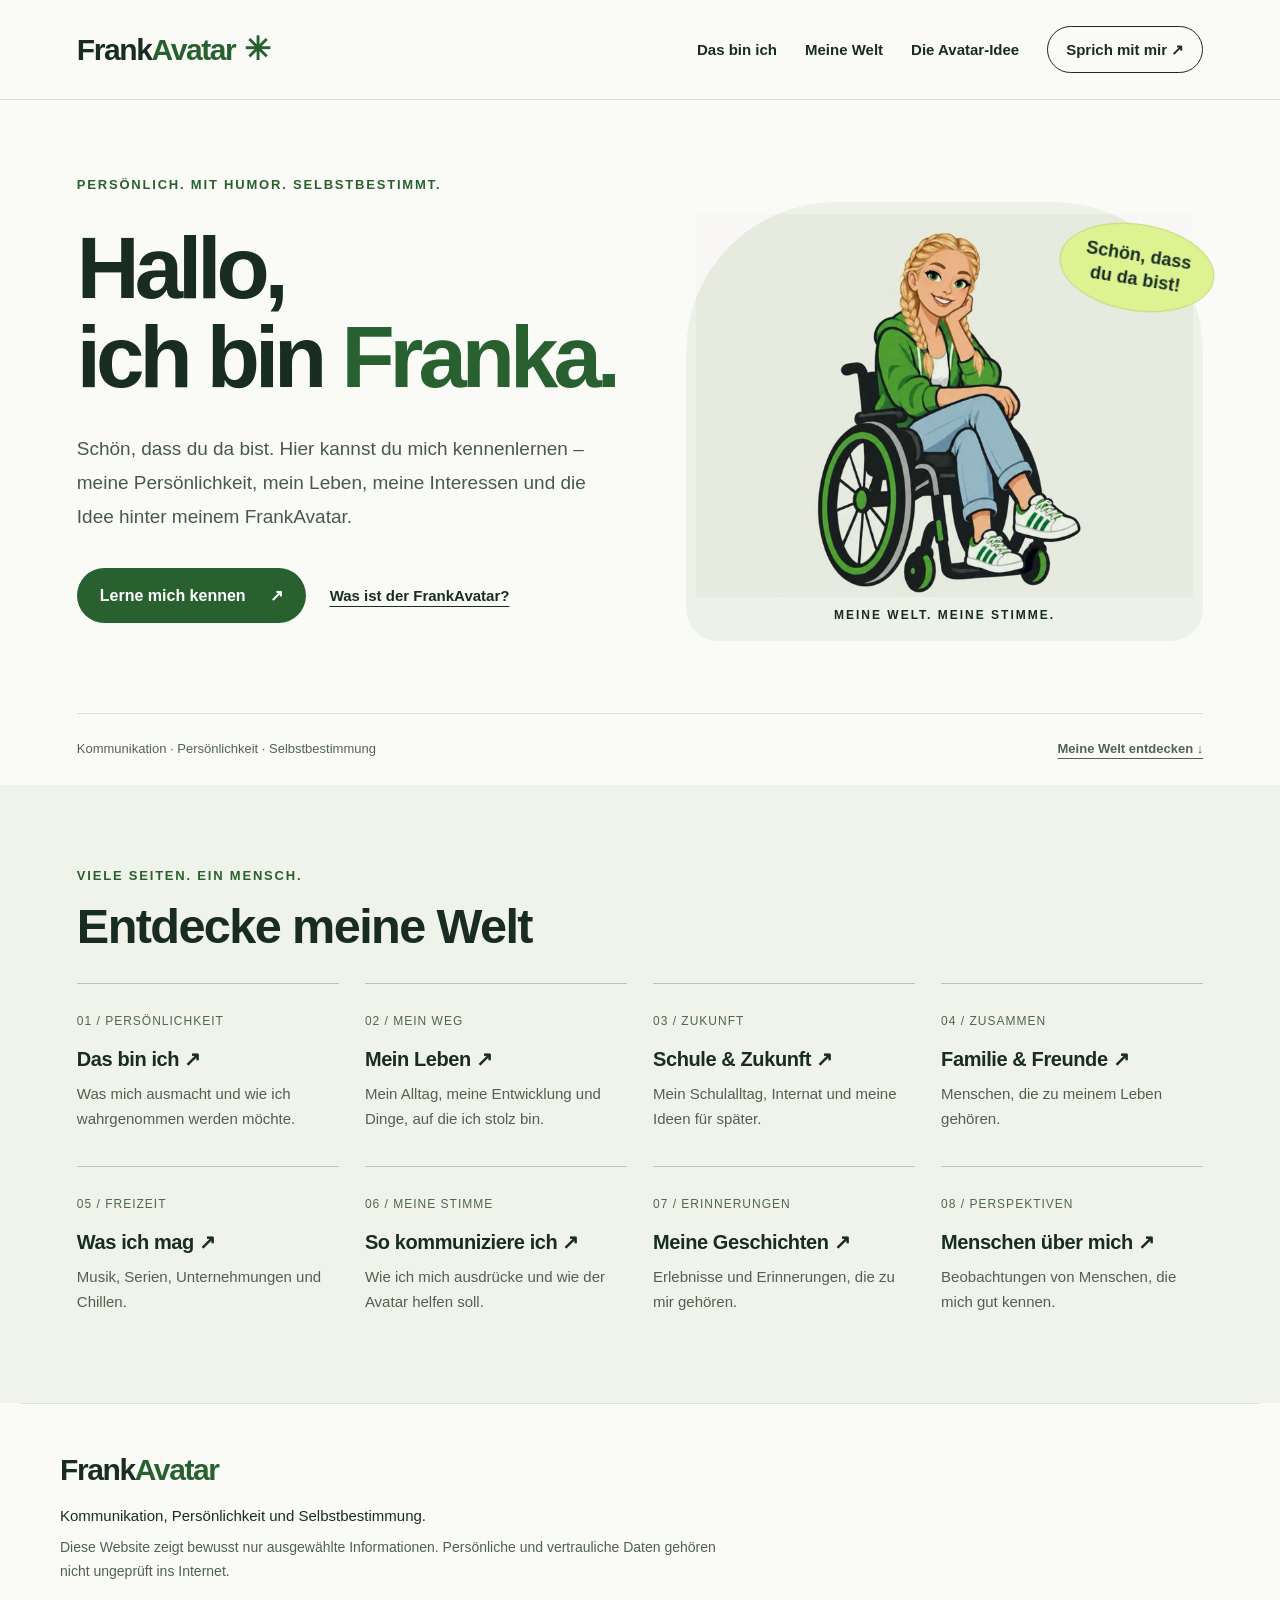
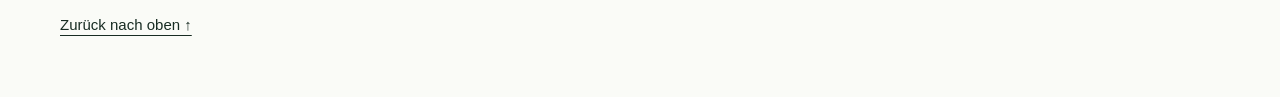
<file: index.html>
<!doctype html>
<html lang="de"><head><meta charset="utf-8"><meta name="viewport" content="width=device-width,initial-scale=1"><title>FrankAvatar – Hallo, ich bin Franka.</title><meta name="description" content="Lerne Franka kennen: ihre Persönlichkeit, ihr Leben, ihre Interessen und die Idee hinter ihrem persönlichen Kommunikationsavatar."><link rel="icon" href="data:image/svg+xml,%3Csvg xmlns='http://www.w3.org/2000/svg' viewBox='0 0 64 64'%3E%3Crect width='64' height='64' rx='18' fill='%232b602e'/%3E%3Ctext x='18' y='47' font-family='Arial' font-size='43' font-weight='bold' fill='white'%3EF%3C/text%3E%3C/svg%3E"><link rel="stylesheet" href="style.css"></head>
<body><a class="skip" href="#inhalt">Zum Inhalt springen</a><header><a class="brand" href="index.html" aria-label="FrankAvatar Startseite">Frank<span>Avatar</span><i aria-hidden="true">✳</i></a><button class="menu" aria-expanded="false" aria-controls="navigation">Menü <span aria-hidden="true">☰</span></button><nav id="navigation" aria-label="Hauptnavigation"><a href="ueber-mich.html">Das bin ich</a><a href="leben.html">Meine Welt</a><a href="was-ist.html">Die Avatar-Idee</a><a class="nav-cta" href="sprechen.html">Sprich mit mir ↗</a></nav></header>
<main id="inhalt"><section class="hero" id="start"><div class="hero-copy"><p class="eyebrow">PERSÖNLICH. MIT HUMOR. SELBSTBESTIMMT.</p><h1>Hallo,<br>ich bin <em>Franka.</em></h1><p class="intro">Schön, dass du da bist. Hier kannst du mich kennenlernen – meine Persönlichkeit, mein Leben, meine Interessen und die Idee hinter meinem FrankAvatar.</p><div class="actions"><a class="button" href="ueber-mich.html">Lerne mich kennen <span>↗</span></a><a class="text-link" href="was-ist.html">Was ist der FrankAvatar?</a></div></div><div class="hero-art"><div class="avatar-crop"><img src="assets/frankavatar-original.jpg" alt="FrankAvatar: eine lächelnde junge Frau mit blonden Zöpfen, grünem Hoodie und Rollstuhl" fetchpriority="high"></div><div class="hello">Schön, dass<br>du da bist!</div><p class="art-caption">MEINE WELT. MEINE STIMME.</p></div><div class="hero-bottom"><span>Kommunikation · Persönlichkeit · Selbstbestimmung</span><a href="index.html#entdecken">Meine Welt entdecken ↓</a></div></section>
<section id="entdecken" class="explore"><div class="section-top"><p class="eyebrow">VIELE SEITEN. EIN MENSCH.</p><h2>Entdecke meine Welt</h2></div><div class="topics"><a href="ueber-mich.html"><span>01 / Persönlichkeit</span><h3>Das bin ich ↗</h3><p>Was mich ausmacht und wie ich wahrgenommen werden möchte.</p></a><a href="leben.html"><span>02 / Mein Weg</span><h3>Mein Leben ↗</h3><p>Mein Alltag, meine Entwicklung und Dinge, auf die ich stolz bin.</p></a><a href="schule.html"><span>03 / Zukunft</span><h3>Schule & Zukunft ↗</h3><p>Mein Schulalltag, Internat und meine Ideen für später.</p></a><a href="familie-freunde.html"><span>04 / Zusammen</span><h3>Familie & Freunde ↗</h3><p>Menschen, die zu meinem Leben gehören.</p></a><a href="interessen.html"><span>05 / Freizeit</span><h3>Was ich mag ↗</h3><p>Musik, Serien, Unternehmungen und Chillen.</p></a><a href="kommunikation.html"><span>06 / Meine Stimme</span><h3>So kommuniziere ich ↗</h3><p>Wie ich mich ausdrücke und wie der Avatar helfen soll.</p></a><a href="geschichten.html"><span>07 / Erinnerungen</span><h3>Meine Geschichten ↗</h3><p>Erlebnisse und Erinnerungen, die zu mir gehören.</p></a><a href="menschen-ueber-mich.html"><span>08 / Perspektiven</span><h3>Menschen über mich ↗</h3><p>Beobachtungen von Menschen, die mich gut kennen.</p></a></div></section>
</main><footer><a class="brand" href="index.html">Frank<span>Avatar</span></a><p>Kommunikation, Persönlichkeit und Selbstbestimmung.</p><p class="small">Diese Website zeigt bewusst nur ausgewählte Informationen. Persönliche und vertrauliche Daten gehören nicht ungeprüft ins Internet.</p><a href="index.html">Zurück nach oben ↑</a></footer><script src="script.js"></script></body></html>
</file>
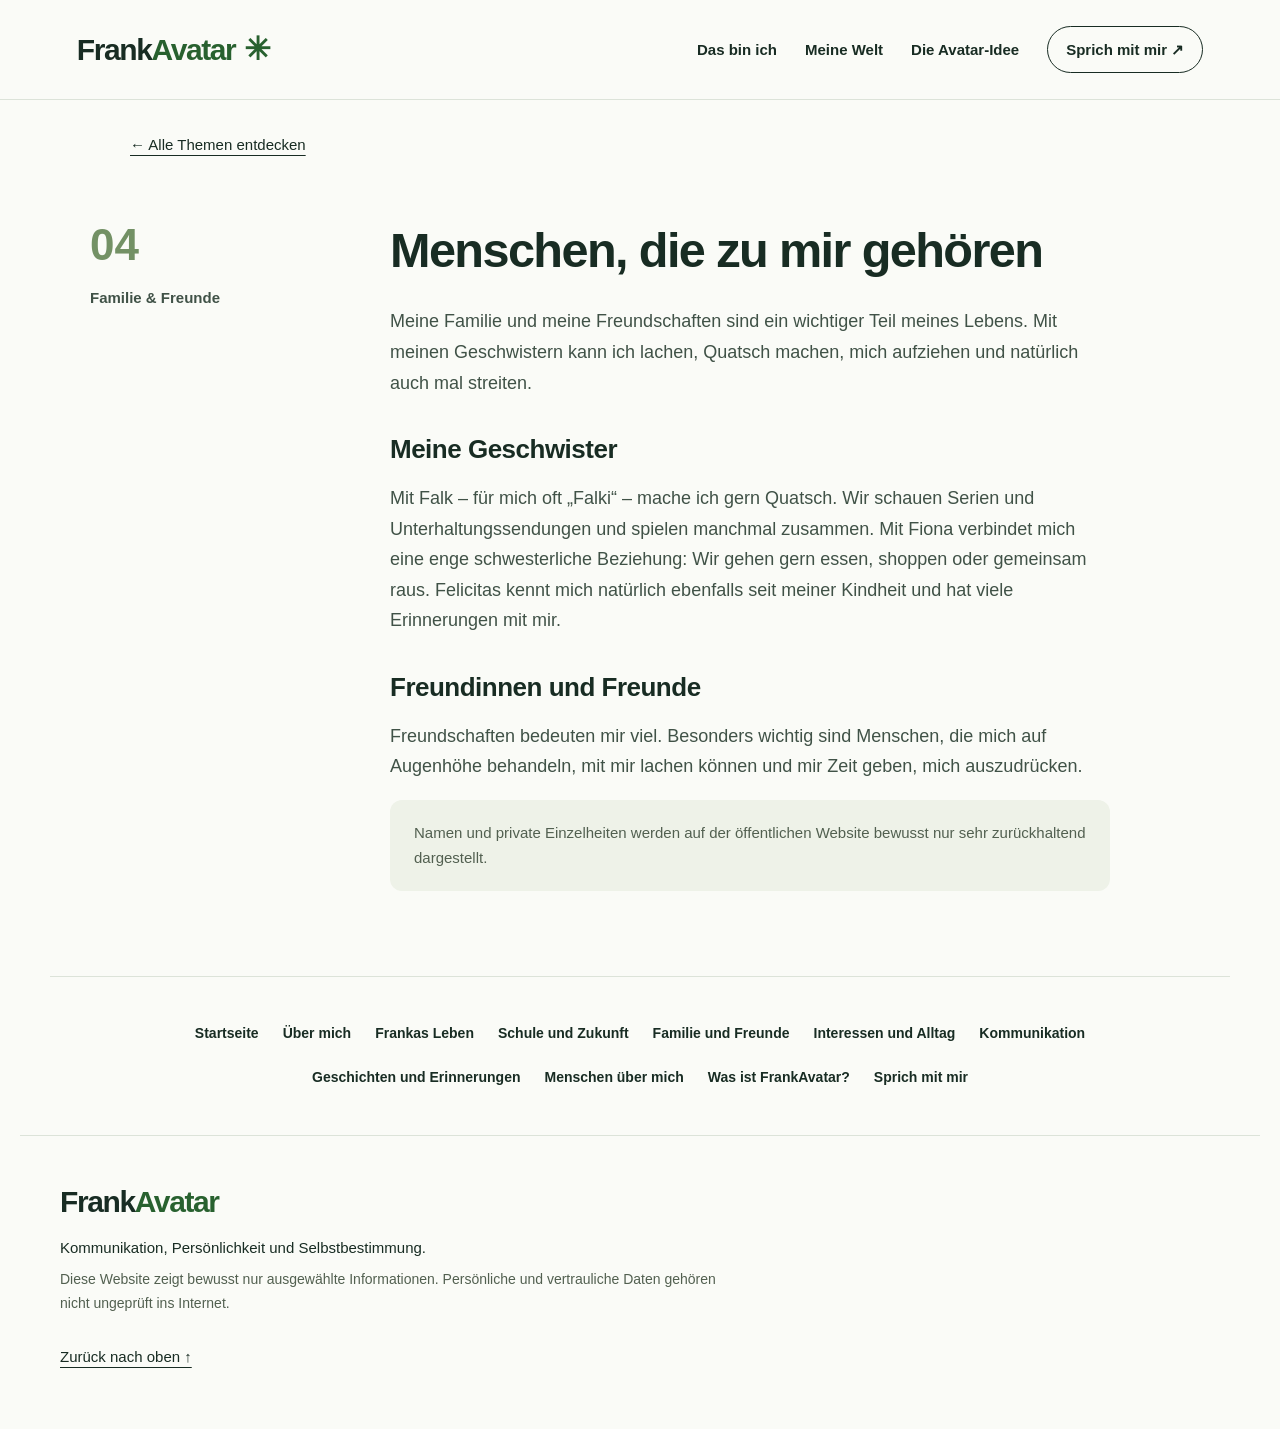
<file: familie-freunde.html>
<!doctype html>
<html lang="de"><head><meta charset="utf-8"><meta name="viewport" content="width=device-width,initial-scale=1"><title>Familie und Freunde – FrankAvatar</title><meta name="description" content="Lerne Franka kennen: ihre Persönlichkeit, ihr Leben, ihre Interessen und die Idee hinter ihrem persönlichen Kommunikationsavatar."><link rel="icon" href="data:image/svg+xml,%3Csvg xmlns='http://www.w3.org/2000/svg' viewBox='0 0 64 64'%3E%3Crect width='64' height='64' rx='18' fill='%232b602e'/%3E%3Ctext x='18' y='47' font-family='Arial' font-size='43' font-weight='bold' fill='white'%3EF%3C/text%3E%3C/svg%3E"><link rel="stylesheet" href="style.css"></head>
<body class="subpage"><a class="skip" href="#inhalt">Zum Inhalt springen</a><header><a class="brand" href="index.html" aria-label="FrankAvatar Startseite">Frank<span>Avatar</span><i aria-hidden="true">✳</i></a><button class="menu" aria-expanded="false" aria-controls="navigation">Menü <span aria-hidden="true">☰</span></button><nav id="navigation" aria-label="Hauptnavigation"><a href="ueber-mich.html">Das bin ich</a><a href="leben.html">Meine Welt</a><a href="was-ist.html">Die Avatar-Idee</a><a class="nav-cta" href="sprechen.html">Sprich mit mir ↗</a></nav></header>
<main id="inhalt"><a class="back" href="index.html#entdecken">← Alle Themen entdecken</a><section id="familie" class="story"><div class="section-label"><span>04</span><p>Familie & Freunde</p></div><article><h1 class="page-title">Menschen, die zu mir gehören</h1><p>Meine Familie und meine Freundschaften sind ein wichtiger Teil meines Lebens. Mit meinen Geschwistern kann ich lachen, Quatsch machen, mich aufziehen und natürlich auch mal streiten.</p><h3>Meine Geschwister</h3><p>Mit Falk – für mich oft „Falki“ – mache ich gern Quatsch. Wir schauen Serien und Unterhaltungssendungen und spielen manchmal zusammen. Mit Fiona verbindet mich eine enge schwesterliche Beziehung: Wir gehen gern essen, shoppen oder gemeinsam raus. Felicitas kennt mich natürlich ebenfalls seit meiner Kindheit und hat viele Erinnerungen mit mir.</p><h3>Freundinnen und Freunde</h3><p>Freundschaften bedeuten mir viel. Besonders wichtig sind Menschen, die mich auf Augenhöhe behandeln, mit mir lachen können und mir Zeit geben, mich auszudrücken.</p><aside>Namen und private Einzelheiten werden auf der öffentlichen Website bewusst nur sehr zurückhaltend dargestellt.</aside></article></section><nav class="page-links" aria-label="Alle Themen"><a href="index.html">Startseite</a><a href="ueber-mich.html">Über mich</a><a href="leben.html">Frankas Leben</a><a href="schule.html">Schule und Zukunft</a><a href="familie-freunde.html">Familie und Freunde</a><a href="interessen.html">Interessen und Alltag</a><a href="kommunikation.html">Kommunikation</a><a href="geschichten.html">Geschichten und Erinnerungen</a><a href="menschen-ueber-mich.html">Menschen über mich</a><a href="was-ist.html">Was ist FrankAvatar?</a><a href="sprechen.html">Sprich mit mir</a></nav></main><footer><a class="brand" href="index.html">Frank<span>Avatar</span></a><p>Kommunikation, Persönlichkeit und Selbstbestimmung.</p><p class="small">Diese Website zeigt bewusst nur ausgewählte Informationen. Persönliche und vertrauliche Daten gehören nicht ungeprüft ins Internet.</p><a href="index.html">Zurück nach oben ↑</a></footer><script src="script.js"></script></body></html>
</file>
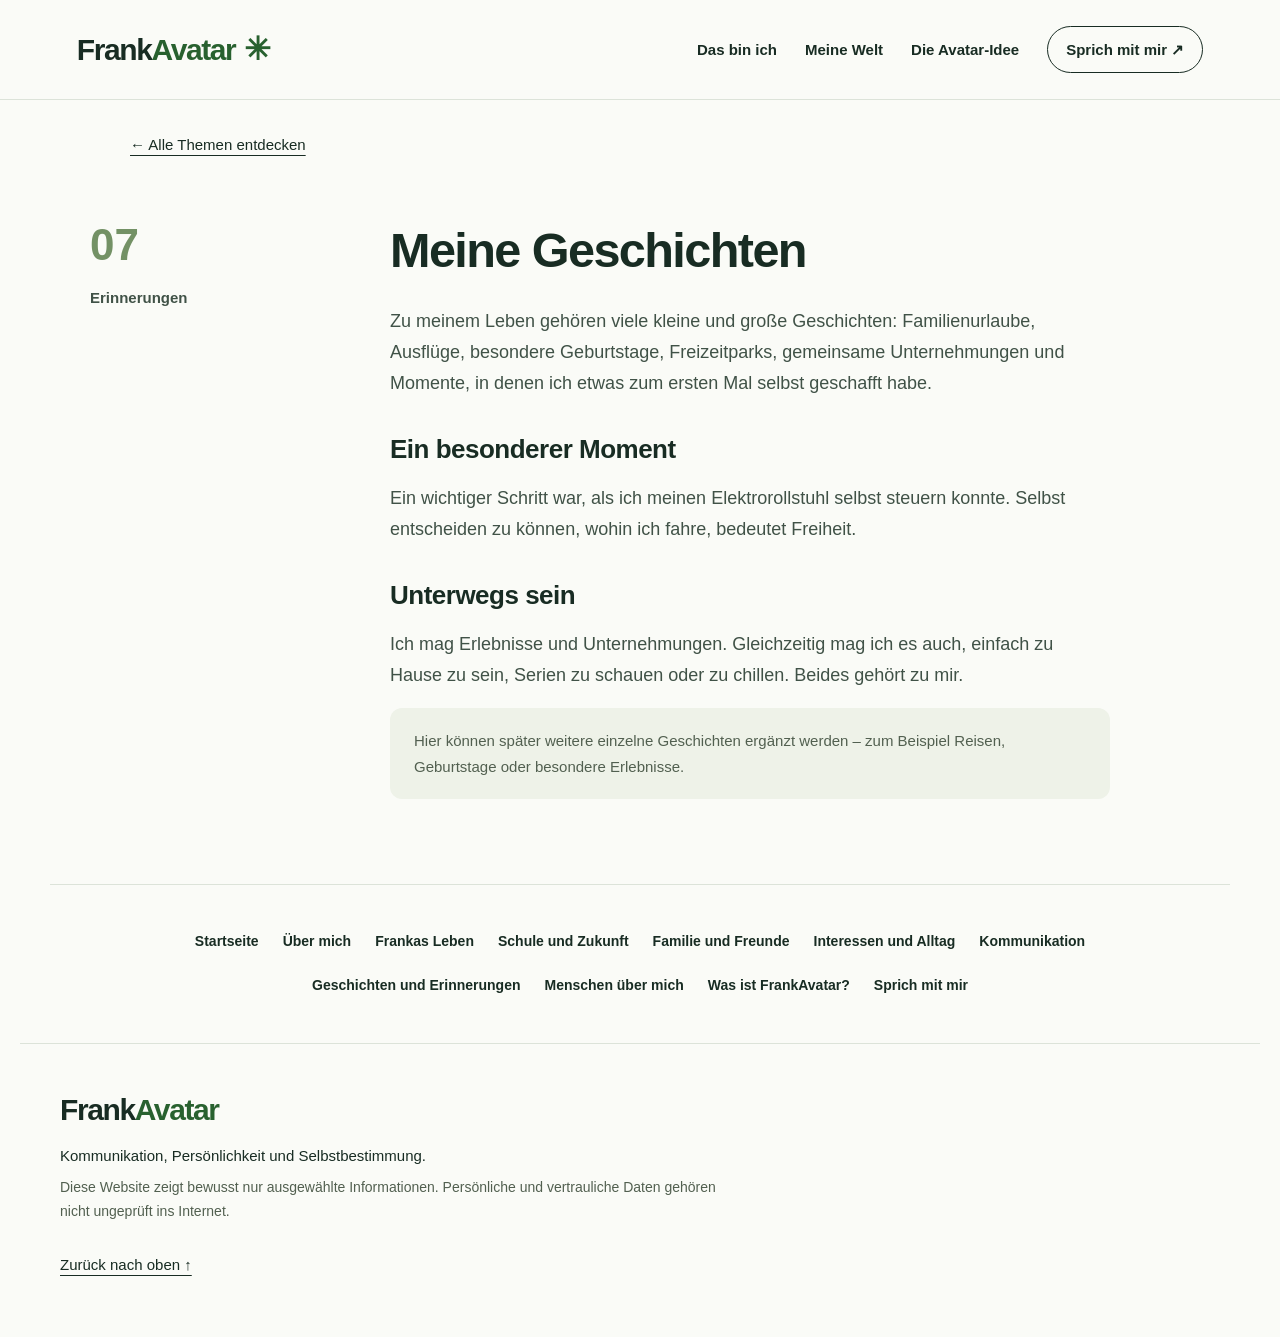
<file: geschichten.html>
<!doctype html>
<html lang="de"><head><meta charset="utf-8"><meta name="viewport" content="width=device-width,initial-scale=1"><title>Geschichten und Erinnerungen – FrankAvatar</title><meta name="description" content="Lerne Franka kennen: ihre Persönlichkeit, ihr Leben, ihre Interessen und die Idee hinter ihrem persönlichen Kommunikationsavatar."><link rel="icon" href="data:image/svg+xml,%3Csvg xmlns='http://www.w3.org/2000/svg' viewBox='0 0 64 64'%3E%3Crect width='64' height='64' rx='18' fill='%232b602e'/%3E%3Ctext x='18' y='47' font-family='Arial' font-size='43' font-weight='bold' fill='white'%3EF%3C/text%3E%3C/svg%3E"><link rel="stylesheet" href="style.css"></head>
<body class="subpage"><a class="skip" href="#inhalt">Zum Inhalt springen</a><header><a class="brand" href="index.html" aria-label="FrankAvatar Startseite">Frank<span>Avatar</span><i aria-hidden="true">✳</i></a><button class="menu" aria-expanded="false" aria-controls="navigation">Menü <span aria-hidden="true">☰</span></button><nav id="navigation" aria-label="Hauptnavigation"><a href="ueber-mich.html">Das bin ich</a><a href="leben.html">Meine Welt</a><a href="was-ist.html">Die Avatar-Idee</a><a class="nav-cta" href="sprechen.html">Sprich mit mir ↗</a></nav></header>
<main id="inhalt"><a class="back" href="index.html#entdecken">← Alle Themen entdecken</a><section id="geschichten" class="story"><div class="section-label"><span>07</span><p>Erinnerungen</p></div><article><h1 class="page-title">Meine Geschichten</h1><p>Zu meinem Leben gehören viele kleine und große Geschichten: Familienurlaube, Ausflüge, besondere Geburtstage, Freizeitparks, gemeinsame Unternehmungen und Momente, in denen ich etwas zum ersten Mal selbst geschafft habe.</p><h3>Ein besonderer Moment</h3><p>Ein wichtiger Schritt war, als ich meinen Elektrorollstuhl selbst steuern konnte. Selbst entscheiden zu können, wohin ich fahre, bedeutet Freiheit.</p><h3>Unterwegs sein</h3><p>Ich mag Erlebnisse und Unternehmungen. Gleichzeitig mag ich es auch, einfach zu Hause zu sein, Serien zu schauen oder zu chillen. Beides gehört zu mir.</p><aside>Hier können später weitere einzelne Geschichten ergänzt werden – zum Beispiel Reisen, Geburtstage oder besondere Erlebnisse.</aside></article></section><nav class="page-links" aria-label="Alle Themen"><a href="index.html">Startseite</a><a href="ueber-mich.html">Über mich</a><a href="leben.html">Frankas Leben</a><a href="schule.html">Schule und Zukunft</a><a href="familie-freunde.html">Familie und Freunde</a><a href="interessen.html">Interessen und Alltag</a><a href="kommunikation.html">Kommunikation</a><a href="geschichten.html">Geschichten und Erinnerungen</a><a href="menschen-ueber-mich.html">Menschen über mich</a><a href="was-ist.html">Was ist FrankAvatar?</a><a href="sprechen.html">Sprich mit mir</a></nav></main><footer><a class="brand" href="index.html">Frank<span>Avatar</span></a><p>Kommunikation, Persönlichkeit und Selbstbestimmung.</p><p class="small">Diese Website zeigt bewusst nur ausgewählte Informationen. Persönliche und vertrauliche Daten gehören nicht ungeprüft ins Internet.</p><a href="index.html">Zurück nach oben ↑</a></footer><script src="script.js"></script></body></html>
</file>
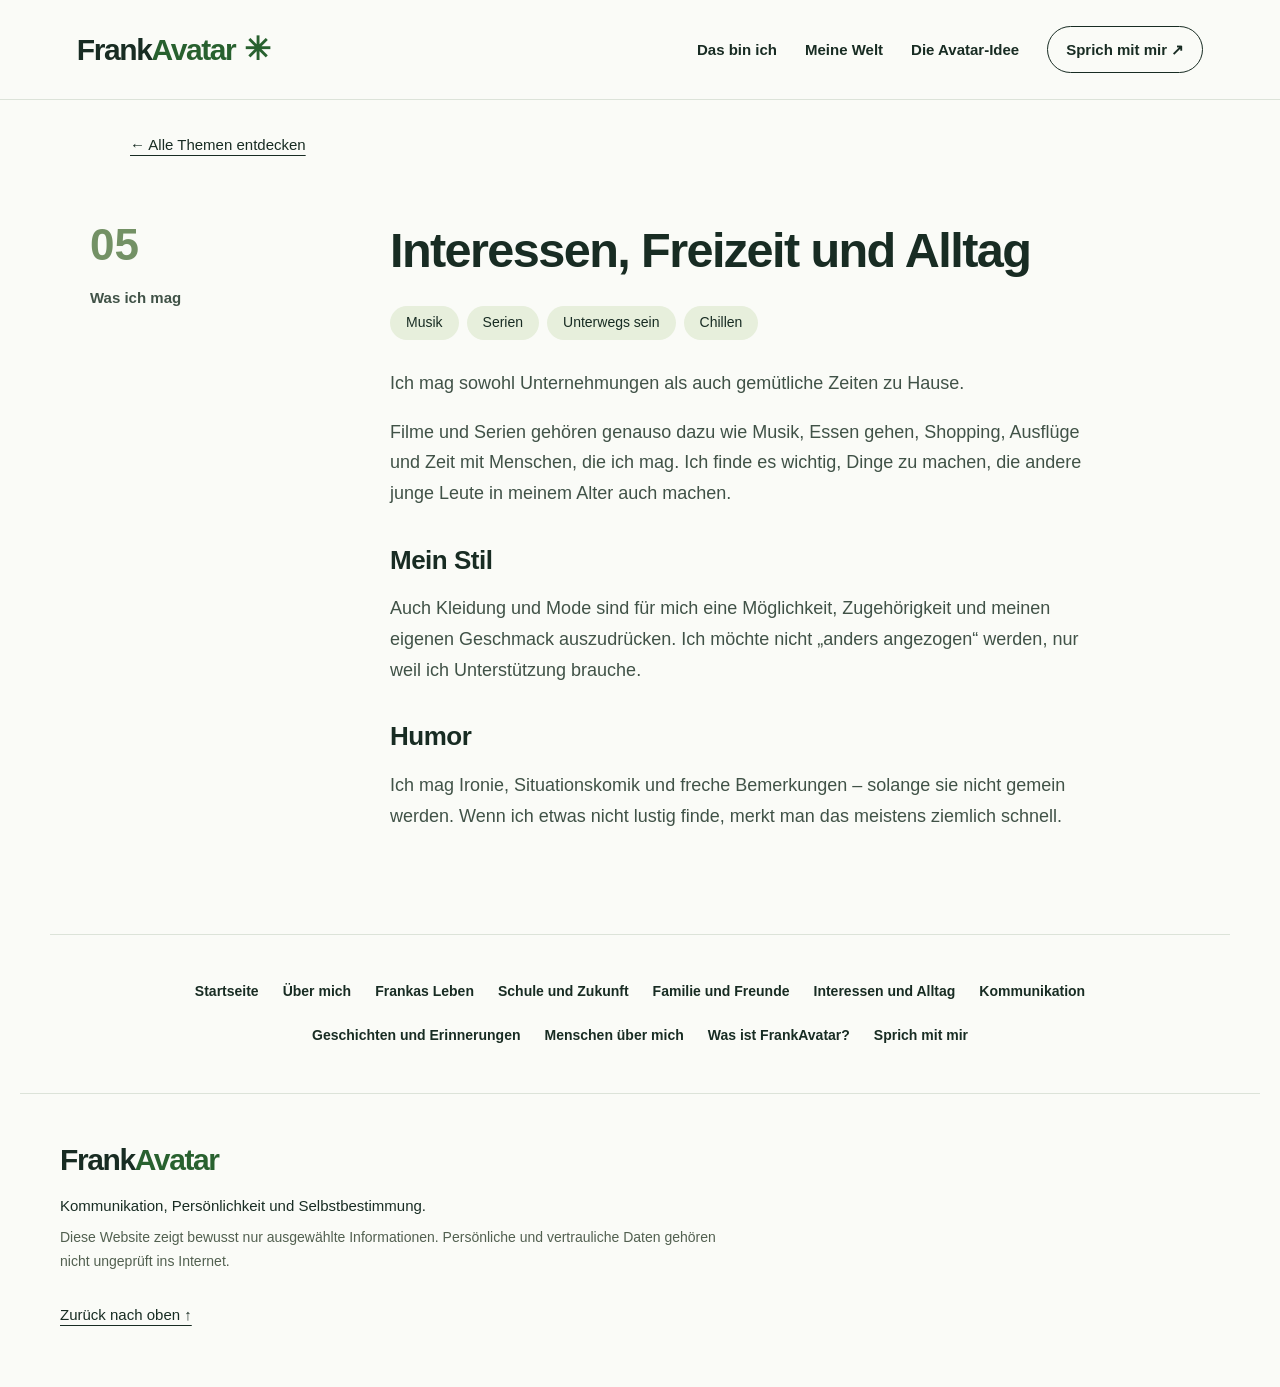
<file: interessen.html>
<!doctype html>
<html lang="de"><head><meta charset="utf-8"><meta name="viewport" content="width=device-width,initial-scale=1"><title>Interessen und Alltag – FrankAvatar</title><meta name="description" content="Lerne Franka kennen: ihre Persönlichkeit, ihr Leben, ihre Interessen und die Idee hinter ihrem persönlichen Kommunikationsavatar."><link rel="icon" href="data:image/svg+xml,%3Csvg xmlns='http://www.w3.org/2000/svg' viewBox='0 0 64 64'%3E%3Crect width='64' height='64' rx='18' fill='%232b602e'/%3E%3Ctext x='18' y='47' font-family='Arial' font-size='43' font-weight='bold' fill='white'%3EF%3C/text%3E%3C/svg%3E"><link rel="stylesheet" href="style.css"></head>
<body class="subpage"><a class="skip" href="#inhalt">Zum Inhalt springen</a><header><a class="brand" href="index.html" aria-label="FrankAvatar Startseite">Frank<span>Avatar</span><i aria-hidden="true">✳</i></a><button class="menu" aria-expanded="false" aria-controls="navigation">Menü <span aria-hidden="true">☰</span></button><nav id="navigation" aria-label="Hauptnavigation"><a href="ueber-mich.html">Das bin ich</a><a href="leben.html">Meine Welt</a><a href="was-ist.html">Die Avatar-Idee</a><a class="nav-cta" href="sprechen.html">Sprich mit mir ↗</a></nav></header>
<main id="inhalt"><a class="back" href="index.html#entdecken">← Alle Themen entdecken</a><section id="interessen" class="story"><div class="section-label"><span>05</span><p>Was ich mag</p></div><article><h1 class="page-title">Interessen, Freizeit und Alltag</h1><div class="tags"><span>Musik</span><span>Serien</span><span>Unterwegs sein</span><span>Chillen</span></div><p>Ich mag sowohl Unternehmungen als auch gemütliche Zeiten zu Hause.</p><p>Filme und Serien gehören genauso dazu wie Musik, Essen gehen, Shopping, Ausflüge und Zeit mit Menschen, die ich mag. Ich finde es wichtig, Dinge zu machen, die andere junge Leute in meinem Alter auch machen.</p><h3>Mein Stil</h3><p>Auch Kleidung und Mode sind für mich eine Möglichkeit, Zugehörigkeit und meinen eigenen Geschmack auszudrücken. Ich möchte nicht „anders angezogen“ werden, nur weil ich Unterstützung brauche.</p><h3>Humor</h3><p>Ich mag Ironie, Situationskomik und freche Bemerkungen – solange sie nicht gemein werden. Wenn ich etwas nicht lustig finde, merkt man das meistens ziemlich schnell.</p></article></section><nav class="page-links" aria-label="Alle Themen"><a href="index.html">Startseite</a><a href="ueber-mich.html">Über mich</a><a href="leben.html">Frankas Leben</a><a href="schule.html">Schule und Zukunft</a><a href="familie-freunde.html">Familie und Freunde</a><a href="interessen.html">Interessen und Alltag</a><a href="kommunikation.html">Kommunikation</a><a href="geschichten.html">Geschichten und Erinnerungen</a><a href="menschen-ueber-mich.html">Menschen über mich</a><a href="was-ist.html">Was ist FrankAvatar?</a><a href="sprechen.html">Sprich mit mir</a></nav></main><footer><a class="brand" href="index.html">Frank<span>Avatar</span></a><p>Kommunikation, Persönlichkeit und Selbstbestimmung.</p><p class="small">Diese Website zeigt bewusst nur ausgewählte Informationen. Persönliche und vertrauliche Daten gehören nicht ungeprüft ins Internet.</p><a href="index.html">Zurück nach oben ↑</a></footer><script src="script.js"></script></body></html>
</file>
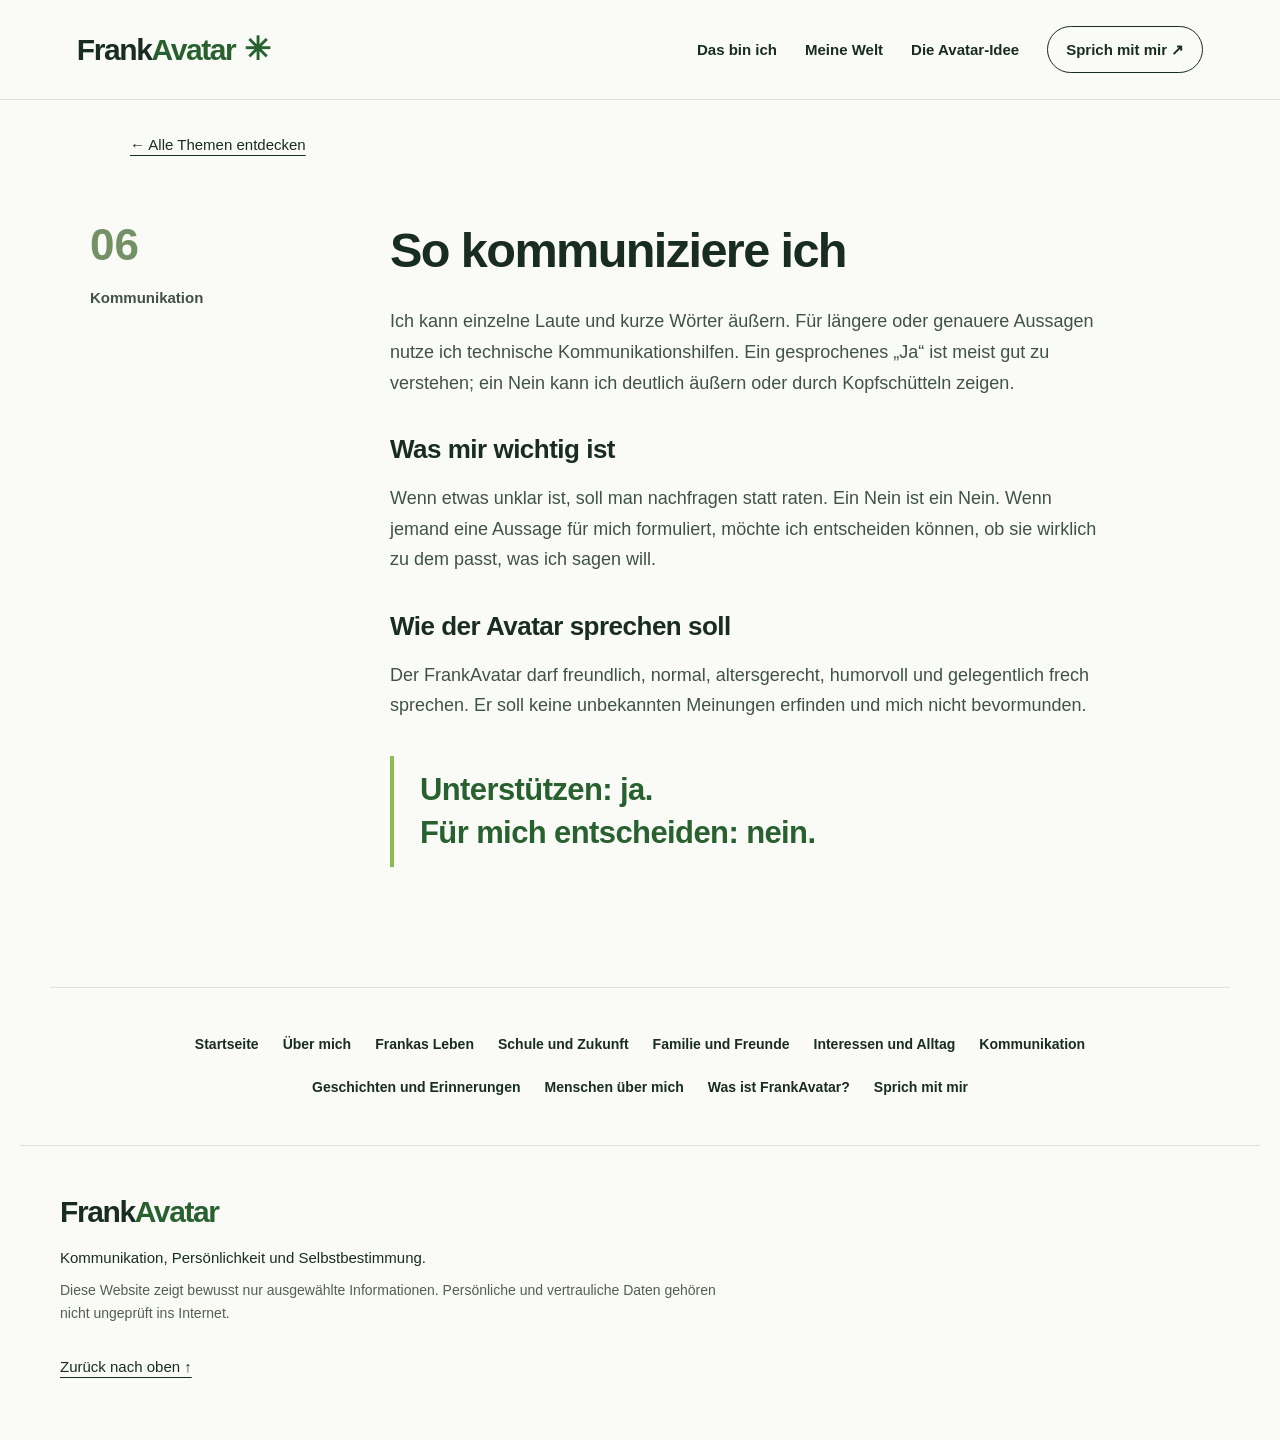
<file: kommunikation.html>
<!doctype html>
<html lang="de"><head><meta charset="utf-8"><meta name="viewport" content="width=device-width,initial-scale=1"><title>Kommunikation – FrankAvatar</title><meta name="description" content="Lerne Franka kennen: ihre Persönlichkeit, ihr Leben, ihre Interessen und die Idee hinter ihrem persönlichen Kommunikationsavatar."><link rel="icon" href="data:image/svg+xml,%3Csvg xmlns='http://www.w3.org/2000/svg' viewBox='0 0 64 64'%3E%3Crect width='64' height='64' rx='18' fill='%232b602e'/%3E%3Ctext x='18' y='47' font-family='Arial' font-size='43' font-weight='bold' fill='white'%3EF%3C/text%3E%3C/svg%3E"><link rel="stylesheet" href="style.css"></head>
<body class="subpage"><a class="skip" href="#inhalt">Zum Inhalt springen</a><header><a class="brand" href="index.html" aria-label="FrankAvatar Startseite">Frank<span>Avatar</span><i aria-hidden="true">✳</i></a><button class="menu" aria-expanded="false" aria-controls="navigation">Menü <span aria-hidden="true">☰</span></button><nav id="navigation" aria-label="Hauptnavigation"><a href="ueber-mich.html">Das bin ich</a><a href="leben.html">Meine Welt</a><a href="was-ist.html">Die Avatar-Idee</a><a class="nav-cta" href="sprechen.html">Sprich mit mir ↗</a></nav></header>
<main id="inhalt"><a class="back" href="index.html#entdecken">← Alle Themen entdecken</a><section id="kommunikation" class="story"><div class="section-label"><span>06</span><p>Kommunikation</p></div><article><h1 class="page-title">So kommuniziere ich</h1><p>Ich kann einzelne Laute und kurze Wörter äußern. Für längere oder genauere Aussagen nutze ich technische Kommunikationshilfen. Ein gesprochenes „Ja“ ist meist gut zu verstehen; ein Nein kann ich deutlich äußern oder durch Kopfschütteln zeigen.</p><h3>Was mir wichtig ist</h3><p>Wenn etwas unklar ist, soll man nachfragen statt raten. Ein Nein ist ein Nein. Wenn jemand eine Aussage für mich formuliert, möchte ich entscheiden können, ob sie wirklich zu dem passt, was ich sagen will.</p><h3>Wie der Avatar sprechen soll</h3><p>Der FrankAvatar darf freundlich, normal, altersgerecht, humorvoll und gelegentlich frech sprechen. Er soll keine unbekannten Meinungen erfinden und mich nicht bevormunden.</p><blockquote>Unterstützen: ja.<br>Für mich entscheiden: nein.</blockquote></article></section><nav class="page-links" aria-label="Alle Themen"><a href="index.html">Startseite</a><a href="ueber-mich.html">Über mich</a><a href="leben.html">Frankas Leben</a><a href="schule.html">Schule und Zukunft</a><a href="familie-freunde.html">Familie und Freunde</a><a href="interessen.html">Interessen und Alltag</a><a href="kommunikation.html">Kommunikation</a><a href="geschichten.html">Geschichten und Erinnerungen</a><a href="menschen-ueber-mich.html">Menschen über mich</a><a href="was-ist.html">Was ist FrankAvatar?</a><a href="sprechen.html">Sprich mit mir</a></nav></main><footer><a class="brand" href="index.html">Frank<span>Avatar</span></a><p>Kommunikation, Persönlichkeit und Selbstbestimmung.</p><p class="small">Diese Website zeigt bewusst nur ausgewählte Informationen. Persönliche und vertrauliche Daten gehören nicht ungeprüft ins Internet.</p><a href="index.html">Zurück nach oben ↑</a></footer><script src="script.js"></script></body></html>
</file>
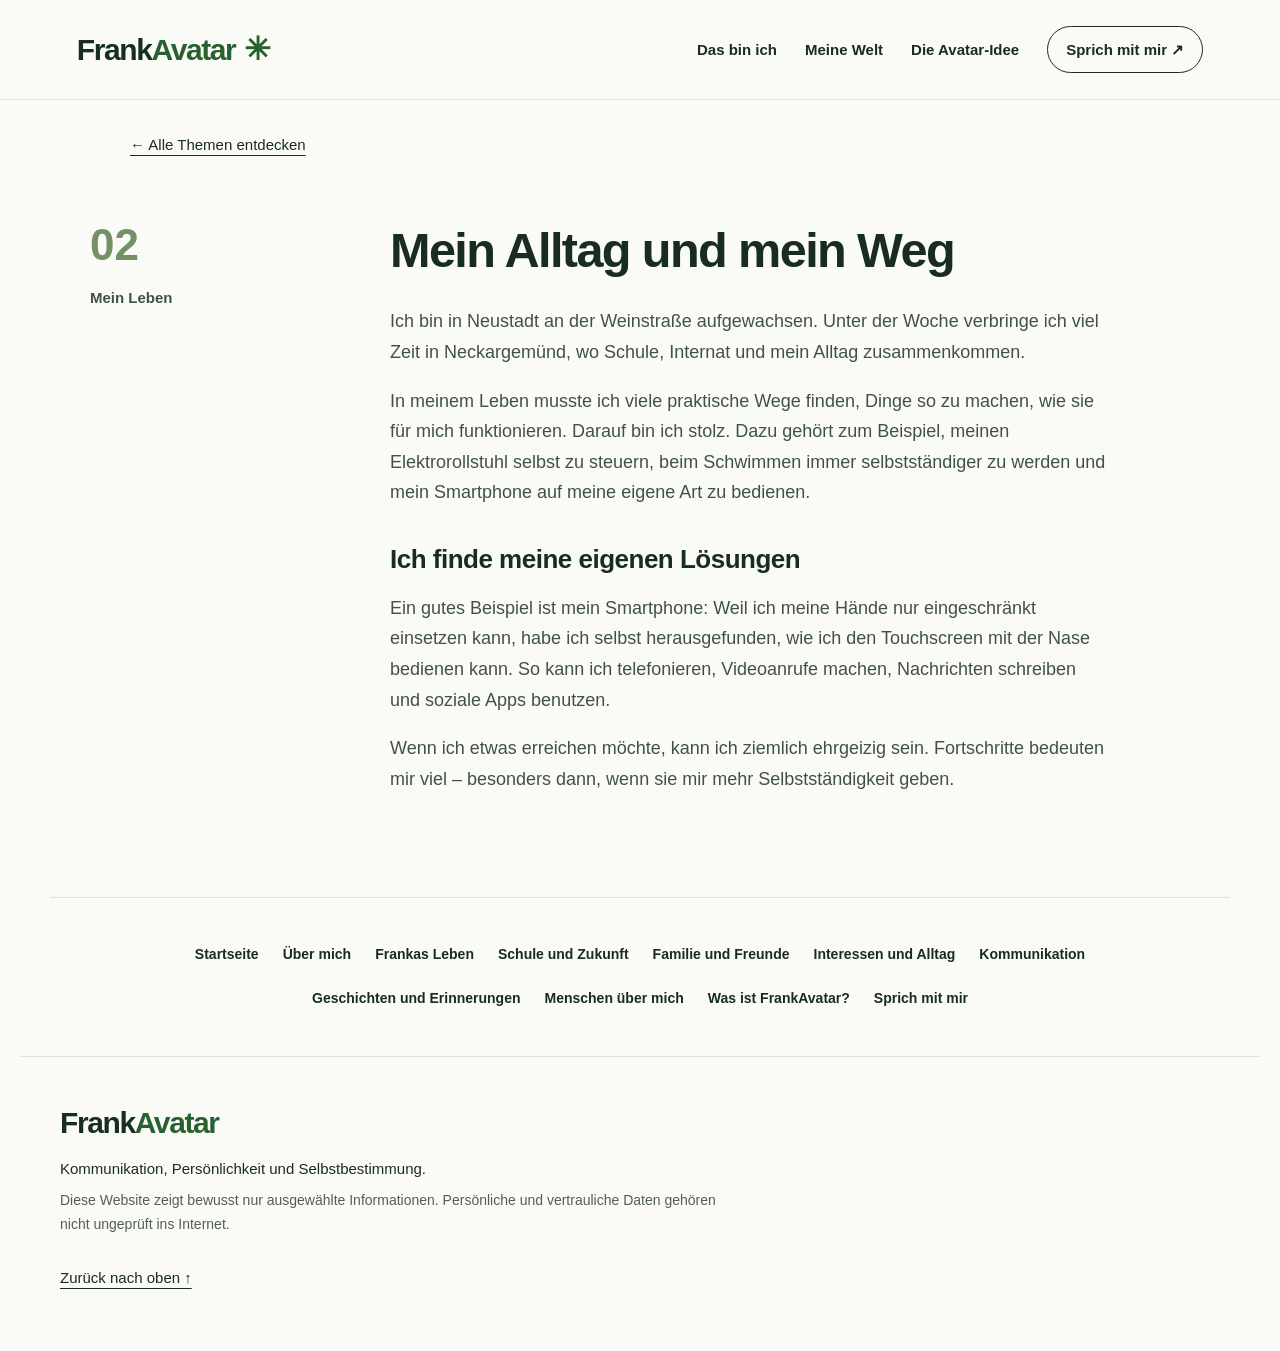
<file: leben.html>
<!doctype html>
<html lang="de"><head><meta charset="utf-8"><meta name="viewport" content="width=device-width,initial-scale=1"><title>Frankas Leben – FrankAvatar</title><meta name="description" content="Lerne Franka kennen: ihre Persönlichkeit, ihr Leben, ihre Interessen und die Idee hinter ihrem persönlichen Kommunikationsavatar."><link rel="icon" href="data:image/svg+xml,%3Csvg xmlns='http://www.w3.org/2000/svg' viewBox='0 0 64 64'%3E%3Crect width='64' height='64' rx='18' fill='%232b602e'/%3E%3Ctext x='18' y='47' font-family='Arial' font-size='43' font-weight='bold' fill='white'%3EF%3C/text%3E%3C/svg%3E"><link rel="stylesheet" href="style.css"></head>
<body class="subpage"><a class="skip" href="#inhalt">Zum Inhalt springen</a><header><a class="brand" href="index.html" aria-label="FrankAvatar Startseite">Frank<span>Avatar</span><i aria-hidden="true">✳</i></a><button class="menu" aria-expanded="false" aria-controls="navigation">Menü <span aria-hidden="true">☰</span></button><nav id="navigation" aria-label="Hauptnavigation"><a href="ueber-mich.html">Das bin ich</a><a href="leben.html">Meine Welt</a><a href="was-ist.html">Die Avatar-Idee</a><a class="nav-cta" href="sprechen.html">Sprich mit mir ↗</a></nav></header>
<main id="inhalt"><a class="back" href="index.html#entdecken">← Alle Themen entdecken</a><section id="leben" class="story"><div class="section-label"><span>02</span><p>Mein Leben</p></div><article><h1 class="page-title">Mein Alltag und mein Weg</h1><p>Ich bin in Neustadt an der Weinstraße aufgewachsen. Unter der Woche verbringe ich viel Zeit in Neckargemünd, wo Schule, Internat und mein Alltag zusammenkommen.</p><p>In meinem Leben musste ich viele praktische Wege finden, Dinge so zu machen, wie sie für mich funktionieren. Darauf bin ich stolz. Dazu gehört zum Beispiel, meinen Elektrorollstuhl selbst zu steuern, beim Schwimmen immer selbstständiger zu werden und mein Smartphone auf meine eigene Art zu bedienen.</p><h3>Ich finde meine eigenen Lösungen</h3><p>Ein gutes Beispiel ist mein Smartphone: Weil ich meine Hände nur eingeschränkt einsetzen kann, habe ich selbst herausgefunden, wie ich den Touchscreen mit der Nase bedienen kann. So kann ich telefonieren, Videoanrufe machen, Nachrichten schreiben und soziale Apps benutzen.</p><p>Wenn ich etwas erreichen möchte, kann ich ziemlich ehrgeizig sein. Fortschritte bedeuten mir viel – besonders dann, wenn sie mir mehr Selbstständigkeit geben.</p></article></section><nav class="page-links" aria-label="Alle Themen"><a href="index.html">Startseite</a><a href="ueber-mich.html">Über mich</a><a href="leben.html">Frankas Leben</a><a href="schule.html">Schule und Zukunft</a><a href="familie-freunde.html">Familie und Freunde</a><a href="interessen.html">Interessen und Alltag</a><a href="kommunikation.html">Kommunikation</a><a href="geschichten.html">Geschichten und Erinnerungen</a><a href="menschen-ueber-mich.html">Menschen über mich</a><a href="was-ist.html">Was ist FrankAvatar?</a><a href="sprechen.html">Sprich mit mir</a></nav></main><footer><a class="brand" href="index.html">Frank<span>Avatar</span></a><p>Kommunikation, Persönlichkeit und Selbstbestimmung.</p><p class="small">Diese Website zeigt bewusst nur ausgewählte Informationen. Persönliche und vertrauliche Daten gehören nicht ungeprüft ins Internet.</p><a href="index.html">Zurück nach oben ↑</a></footer><script src="script.js"></script></body></html>
</file>
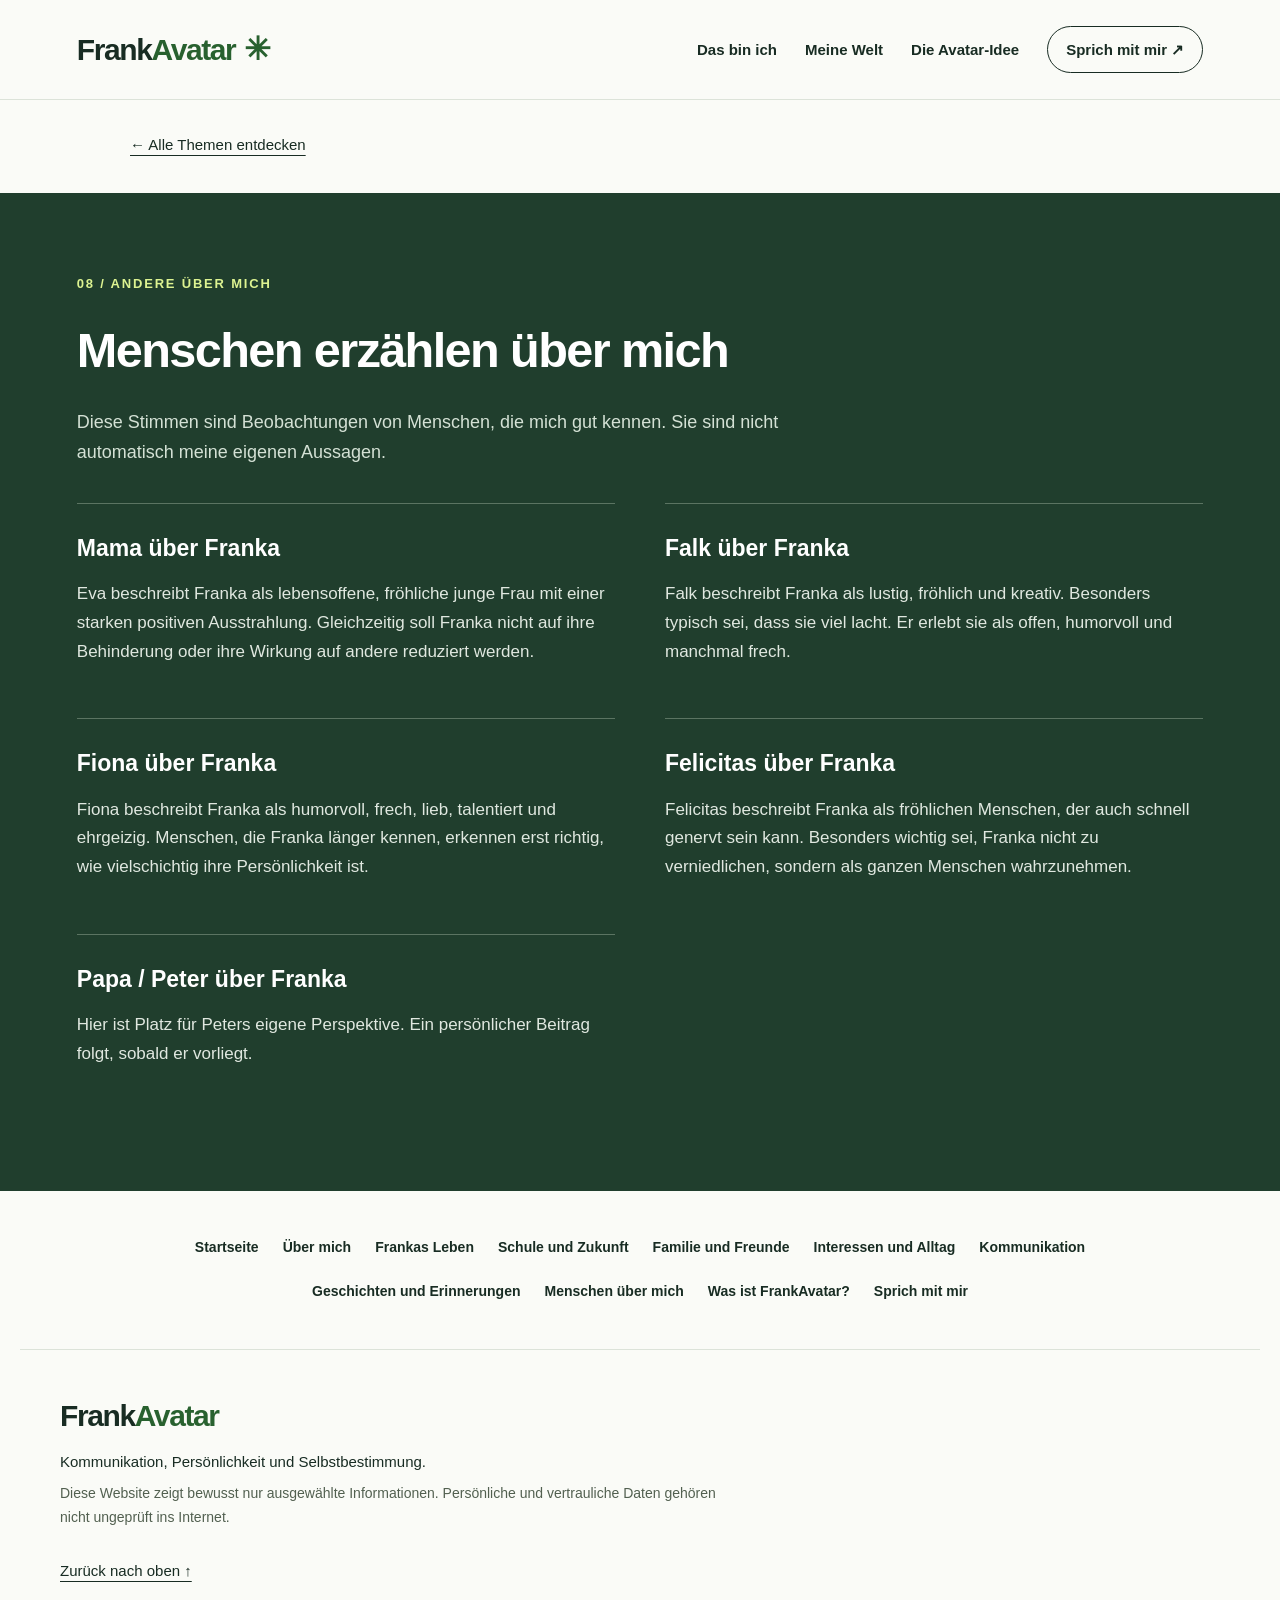
<file: menschen-ueber-mich.html>
<!doctype html>
<html lang="de"><head><meta charset="utf-8"><meta name="viewport" content="width=device-width,initial-scale=1"><title>Menschen über mich – FrankAvatar</title><meta name="description" content="Lerne Franka kennen: ihre Persönlichkeit, ihr Leben, ihre Interessen und die Idee hinter ihrem persönlichen Kommunikationsavatar."><link rel="icon" href="data:image/svg+xml,%3Csvg xmlns='http://www.w3.org/2000/svg' viewBox='0 0 64 64'%3E%3Crect width='64' height='64' rx='18' fill='%232b602e'/%3E%3Ctext x='18' y='47' font-family='Arial' font-size='43' font-weight='bold' fill='white'%3EF%3C/text%3E%3C/svg%3E"><link rel="stylesheet" href="style.css"></head>
<body class="subpage"><a class="skip" href="#inhalt">Zum Inhalt springen</a><header><a class="brand" href="index.html" aria-label="FrankAvatar Startseite">Frank<span>Avatar</span><i aria-hidden="true">✳</i></a><button class="menu" aria-expanded="false" aria-controls="navigation">Menü <span aria-hidden="true">☰</span></button><nav id="navigation" aria-label="Hauptnavigation"><a href="ueber-mich.html">Das bin ich</a><a href="leben.html">Meine Welt</a><a href="was-ist.html">Die Avatar-Idee</a><a class="nav-cta" href="sprechen.html">Sprich mit mir ↗</a></nav></header>
<main id="inhalt"><a class="back" href="index.html#entdecken">← Alle Themen entdecken</a><section id="stimmen" class="voices"><p class="eyebrow">08 / ANDERE ÜBER MICH</p><h1 class="page-title">Menschen erzählen über mich</h1><p class="voices-intro">Diese Stimmen sind Beobachtungen von Menschen, die mich gut kennen. Sie sind nicht automatisch meine eigenen Aussagen.</p><div class="voice-grid"><article><h3>Mama über Franka</h3><p>Eva beschreibt Franka als lebensoffene, fröhliche junge Frau mit einer starken positiven Ausstrahlung. Gleichzeitig soll Franka nicht auf ihre Behinderung oder ihre Wirkung auf andere reduziert werden.</p></article><article><h3>Falk über Franka</h3><p>Falk beschreibt Franka als lustig, fröhlich und kreativ. Besonders typisch sei, dass sie viel lacht. Er erlebt sie als offen, humorvoll und manchmal frech.</p></article><article><h3>Fiona über Franka</h3><p>Fiona beschreibt Franka als humorvoll, frech, lieb, talentiert und ehrgeizig. Menschen, die Franka länger kennen, erkennen erst richtig, wie vielschichtig ihre Persönlichkeit ist.</p></article><article><h3>Felicitas über Franka</h3><p>Felicitas beschreibt Franka als fröhlichen Menschen, der auch schnell genervt sein kann. Besonders wichtig sei, Franka nicht zu verniedlichen, sondern als ganzen Menschen wahrzunehmen.</p></article><article><h3>Papa / Peter über Franka</h3><p>Hier ist Platz für Peters eigene Perspektive. Ein persönlicher Beitrag folgt, sobald er vorliegt.</p></article></div></section><nav class="page-links" aria-label="Alle Themen"><a href="index.html">Startseite</a><a href="ueber-mich.html">Über mich</a><a href="leben.html">Frankas Leben</a><a href="schule.html">Schule und Zukunft</a><a href="familie-freunde.html">Familie und Freunde</a><a href="interessen.html">Interessen und Alltag</a><a href="kommunikation.html">Kommunikation</a><a href="geschichten.html">Geschichten und Erinnerungen</a><a href="menschen-ueber-mich.html">Menschen über mich</a><a href="was-ist.html">Was ist FrankAvatar?</a><a href="sprechen.html">Sprich mit mir</a></nav></main><footer><a class="brand" href="index.html">Frank<span>Avatar</span></a><p>Kommunikation, Persönlichkeit und Selbstbestimmung.</p><p class="small">Diese Website zeigt bewusst nur ausgewählte Informationen. Persönliche und vertrauliche Daten gehören nicht ungeprüft ins Internet.</p><a href="index.html">Zurück nach oben ↑</a></footer><script src="script.js"></script></body></html>
</file>
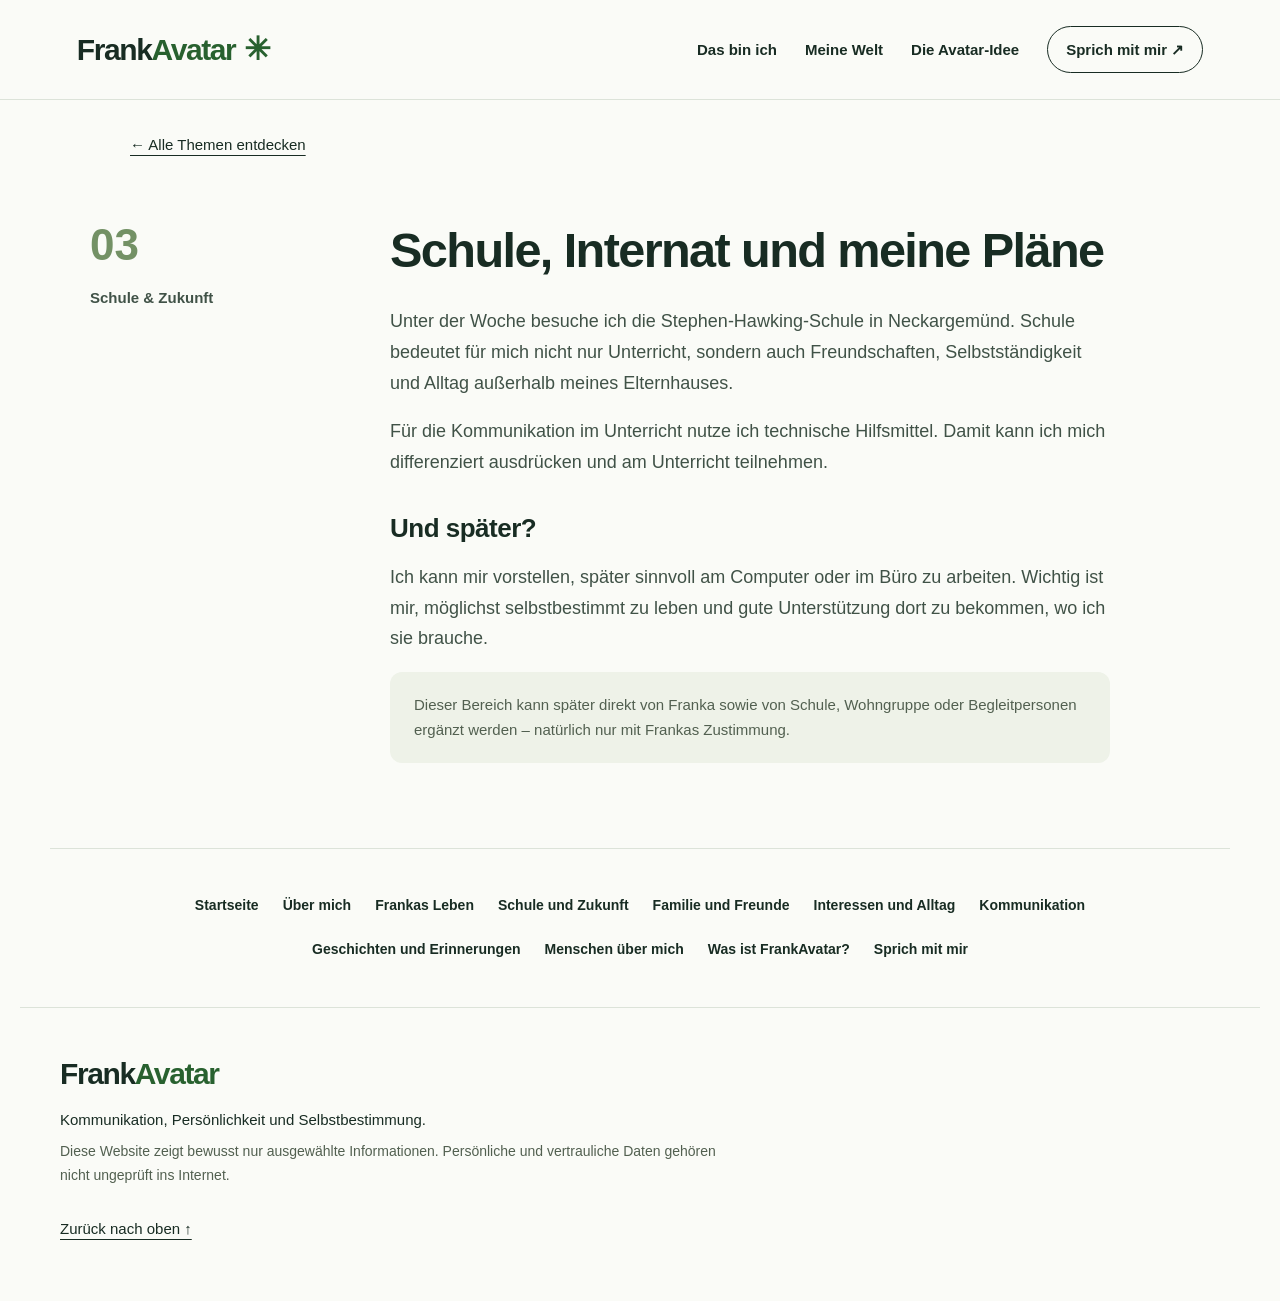
<file: schule.html>
<!doctype html>
<html lang="de"><head><meta charset="utf-8"><meta name="viewport" content="width=device-width,initial-scale=1"><title>Schule und Zukunft – FrankAvatar</title><meta name="description" content="Lerne Franka kennen: ihre Persönlichkeit, ihr Leben, ihre Interessen und die Idee hinter ihrem persönlichen Kommunikationsavatar."><link rel="icon" href="data:image/svg+xml,%3Csvg xmlns='http://www.w3.org/2000/svg' viewBox='0 0 64 64'%3E%3Crect width='64' height='64' rx='18' fill='%232b602e'/%3E%3Ctext x='18' y='47' font-family='Arial' font-size='43' font-weight='bold' fill='white'%3EF%3C/text%3E%3C/svg%3E"><link rel="stylesheet" href="style.css"></head>
<body class="subpage"><a class="skip" href="#inhalt">Zum Inhalt springen</a><header><a class="brand" href="index.html" aria-label="FrankAvatar Startseite">Frank<span>Avatar</span><i aria-hidden="true">✳</i></a><button class="menu" aria-expanded="false" aria-controls="navigation">Menü <span aria-hidden="true">☰</span></button><nav id="navigation" aria-label="Hauptnavigation"><a href="ueber-mich.html">Das bin ich</a><a href="leben.html">Meine Welt</a><a href="was-ist.html">Die Avatar-Idee</a><a class="nav-cta" href="sprechen.html">Sprich mit mir ↗</a></nav></header>
<main id="inhalt"><a class="back" href="index.html#entdecken">← Alle Themen entdecken</a><section id="schule" class="story"><div class="section-label"><span>03</span><p>Schule & Zukunft</p></div><article><h1 class="page-title">Schule, Internat und meine Pläne</h1><p>Unter der Woche besuche ich die Stephen-Hawking-Schule in Neckargemünd. Schule bedeutet für mich nicht nur Unterricht, sondern auch Freundschaften, Selbstständigkeit und Alltag außerhalb meines Elternhauses.</p><p>Für die Kommunikation im Unterricht nutze ich technische Hilfsmittel. Damit kann ich mich differenziert ausdrücken und am Unterricht teilnehmen.</p><h3>Und später?</h3><p>Ich kann mir vorstellen, später sinnvoll am Computer oder im Büro zu arbeiten. Wichtig ist mir, möglichst selbstbestimmt zu leben und gute Unterstützung dort zu bekommen, wo ich sie brauche.</p><aside>Dieser Bereich kann später direkt von Franka sowie von Schule, Wohngruppe oder Begleitpersonen ergänzt werden – natürlich nur mit Frankas Zustimmung.</aside></article></section><nav class="page-links" aria-label="Alle Themen"><a href="index.html">Startseite</a><a href="ueber-mich.html">Über mich</a><a href="leben.html">Frankas Leben</a><a href="schule.html">Schule und Zukunft</a><a href="familie-freunde.html">Familie und Freunde</a><a href="interessen.html">Interessen und Alltag</a><a href="kommunikation.html">Kommunikation</a><a href="geschichten.html">Geschichten und Erinnerungen</a><a href="menschen-ueber-mich.html">Menschen über mich</a><a href="was-ist.html">Was ist FrankAvatar?</a><a href="sprechen.html">Sprich mit mir</a></nav></main><footer><a class="brand" href="index.html">Frank<span>Avatar</span></a><p>Kommunikation, Persönlichkeit und Selbstbestimmung.</p><p class="small">Diese Website zeigt bewusst nur ausgewählte Informationen. Persönliche und vertrauliche Daten gehören nicht ungeprüft ins Internet.</p><a href="index.html">Zurück nach oben ↑</a></footer><script src="script.js"></script></body></html>
</file>
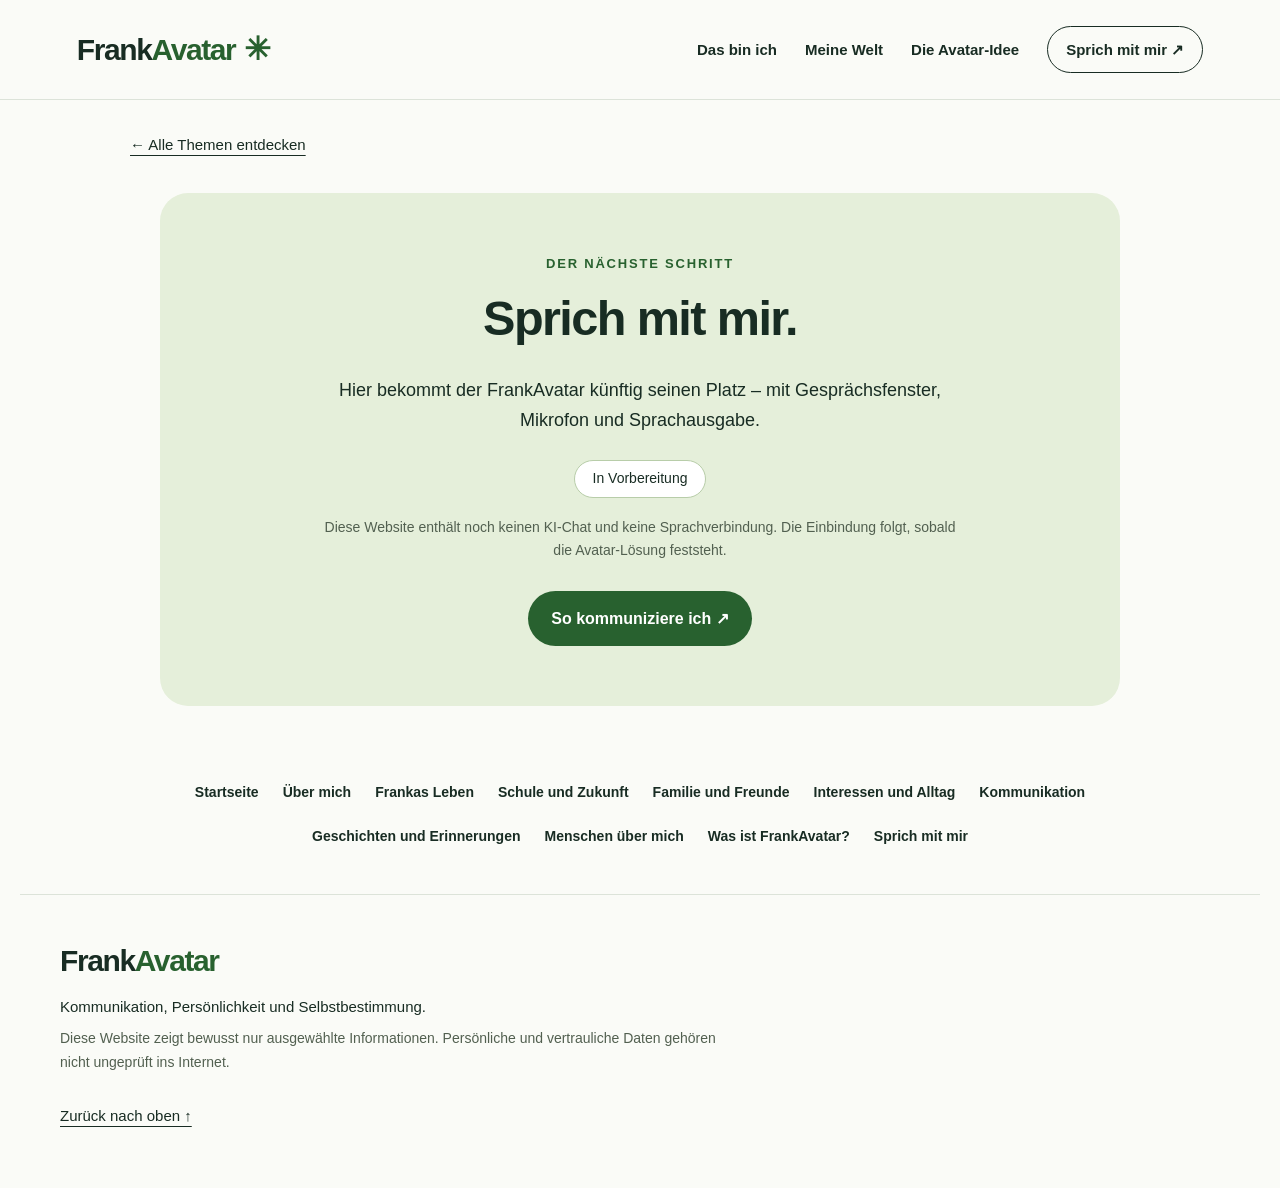
<file: sprechen.html>
<!doctype html>
<html lang="de"><head><meta charset="utf-8"><meta name="viewport" content="width=device-width,initial-scale=1"><title>Sprich mit mir – FrankAvatar</title><meta name="description" content="Lerne Franka kennen: ihre Persönlichkeit, ihr Leben, ihre Interessen und die Idee hinter ihrem persönlichen Kommunikationsavatar."><link rel="icon" href="data:image/svg+xml,%3Csvg xmlns='http://www.w3.org/2000/svg' viewBox='0 0 64 64'%3E%3Crect width='64' height='64' rx='18' fill='%232b602e'/%3E%3Ctext x='18' y='47' font-family='Arial' font-size='43' font-weight='bold' fill='white'%3EF%3C/text%3E%3C/svg%3E"><link rel="stylesheet" href="style.css"></head>
<body class="subpage"><a class="skip" href="#inhalt">Zum Inhalt springen</a><header><a class="brand" href="index.html" aria-label="FrankAvatar Startseite">Frank<span>Avatar</span><i aria-hidden="true">✳</i></a><button class="menu" aria-expanded="false" aria-controls="navigation">Menü <span aria-hidden="true">☰</span></button><nav id="navigation" aria-label="Hauptnavigation"><a href="ueber-mich.html">Das bin ich</a><a href="leben.html">Meine Welt</a><a href="was-ist.html">Die Avatar-Idee</a><a class="nav-cta" href="sprechen.html">Sprich mit mir ↗</a></nav></header>
<main id="inhalt"><a class="back" href="index.html#entdecken">← Alle Themen entdecken</a><section id="sprechen" class="speak"><p class="eyebrow">DER NÄCHSTE SCHRITT</p><h1 class="page-title">Sprich mit mir.</h1><p>Hier bekommt der FrankAvatar künftig seinen Platz – mit Gesprächsfenster, Mikrofon und Sprachausgabe.</p><div class="status">In Vorbereitung</div><p class="small">Diese Website enthält noch keinen KI-Chat und keine Sprachverbindung. Die Einbindung folgt, sobald die Avatar-Lösung feststeht.</p><a class="button" href="kommunikation.html">So kommuniziere ich ↗</a></section><nav class="page-links" aria-label="Alle Themen"><a href="index.html">Startseite</a><a href="ueber-mich.html">Über mich</a><a href="leben.html">Frankas Leben</a><a href="schule.html">Schule und Zukunft</a><a href="familie-freunde.html">Familie und Freunde</a><a href="interessen.html">Interessen und Alltag</a><a href="kommunikation.html">Kommunikation</a><a href="geschichten.html">Geschichten und Erinnerungen</a><a href="menschen-ueber-mich.html">Menschen über mich</a><a href="was-ist.html">Was ist FrankAvatar?</a><a href="sprechen.html">Sprich mit mir</a></nav></main><footer><a class="brand" href="index.html">Frank<span>Avatar</span></a><p>Kommunikation, Persönlichkeit und Selbstbestimmung.</p><p class="small">Diese Website zeigt bewusst nur ausgewählte Informationen. Persönliche und vertrauliche Daten gehören nicht ungeprüft ins Internet.</p><a href="index.html">Zurück nach oben ↑</a></footer><script src="script.js"></script></body></html>
</file>
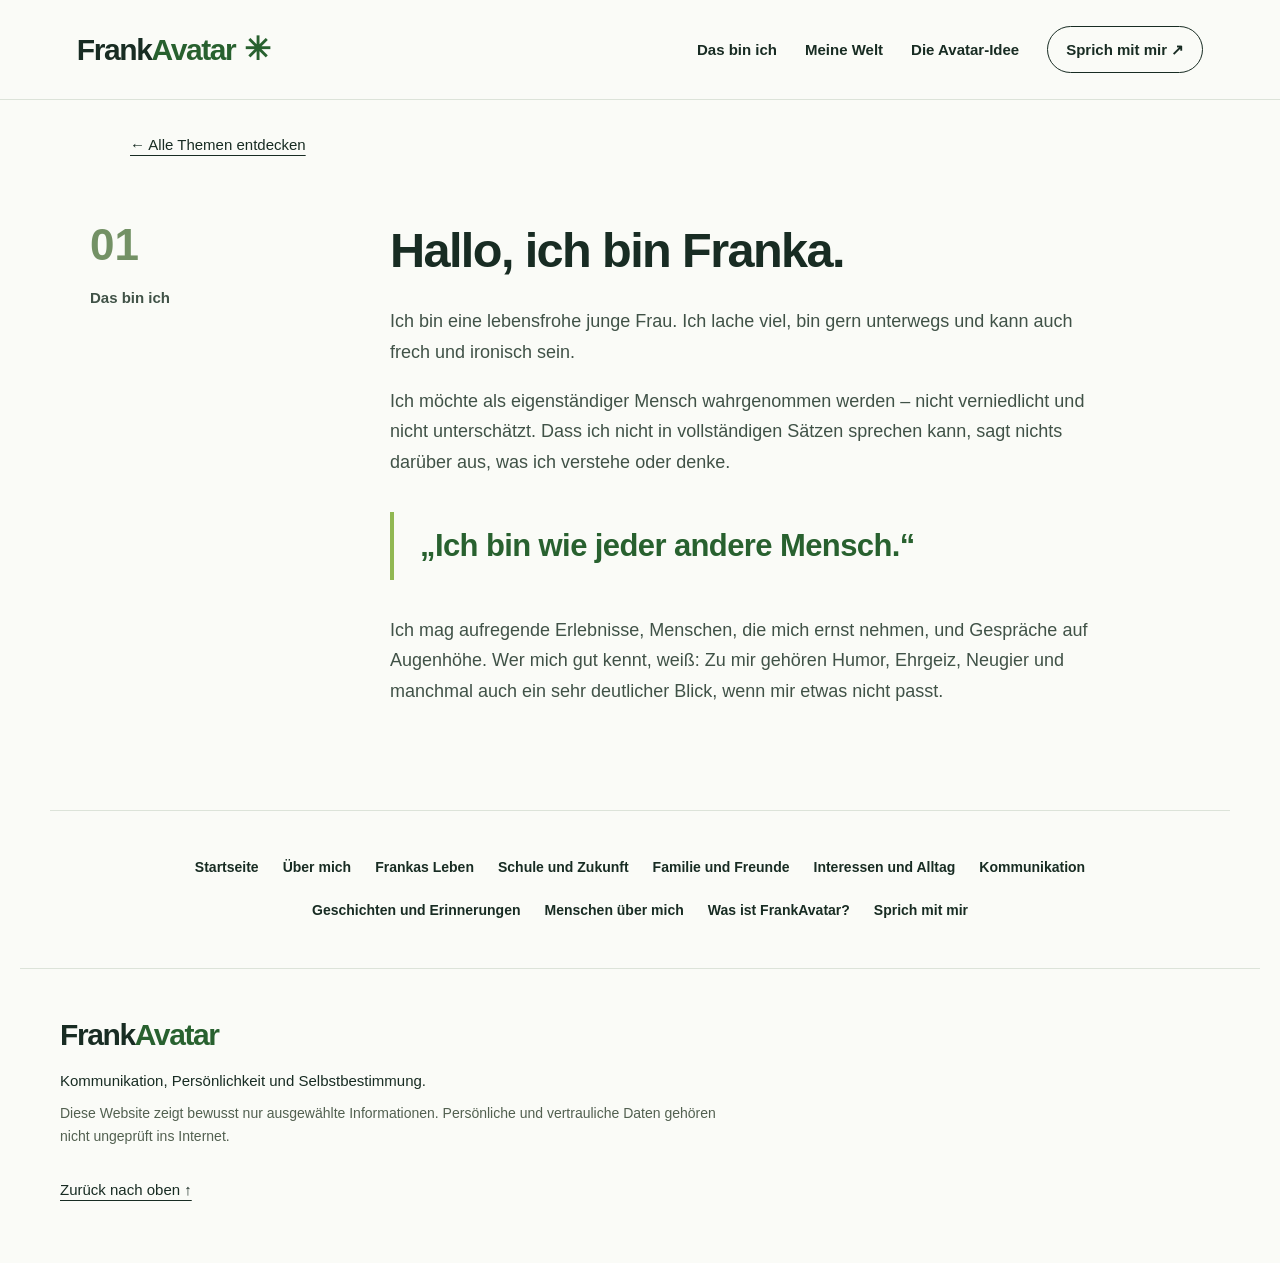
<file: ueber-mich.html>
<!doctype html>
<html lang="de"><head><meta charset="utf-8"><meta name="viewport" content="width=device-width,initial-scale=1"><title>Über mich – FrankAvatar</title><meta name="description" content="Lerne Franka kennen: ihre Persönlichkeit, ihr Leben, ihre Interessen und die Idee hinter ihrem persönlichen Kommunikationsavatar."><link rel="icon" href="data:image/svg+xml,%3Csvg xmlns='http://www.w3.org/2000/svg' viewBox='0 0 64 64'%3E%3Crect width='64' height='64' rx='18' fill='%232b602e'/%3E%3Ctext x='18' y='47' font-family='Arial' font-size='43' font-weight='bold' fill='white'%3EF%3C/text%3E%3C/svg%3E"><link rel="stylesheet" href="style.css"></head>
<body class="subpage"><a class="skip" href="#inhalt">Zum Inhalt springen</a><header><a class="brand" href="index.html" aria-label="FrankAvatar Startseite">Frank<span>Avatar</span><i aria-hidden="true">✳</i></a><button class="menu" aria-expanded="false" aria-controls="navigation">Menü <span aria-hidden="true">☰</span></button><nav id="navigation" aria-label="Hauptnavigation"><a href="ueber-mich.html">Das bin ich</a><a href="leben.html">Meine Welt</a><a href="was-ist.html">Die Avatar-Idee</a><a class="nav-cta" href="sprechen.html">Sprich mit mir ↗</a></nav></header>
<main id="inhalt"><a class="back" href="index.html#entdecken">← Alle Themen entdecken</a><section id="ich" class="story"><div class="section-label"><span>01</span><p>Das bin ich</p></div><article><h1 class="page-title">Hallo, ich bin Franka.</h1><p>Ich bin eine lebensfrohe junge Frau. Ich lache viel, bin gern unterwegs und kann auch frech und ironisch sein.</p><p>Ich möchte als eigenständiger Mensch wahrgenommen werden – nicht verniedlicht und nicht unterschätzt. Dass ich nicht in vollständigen Sätzen sprechen kann, sagt nichts darüber aus, was ich verstehe oder denke.</p><blockquote>„Ich bin wie jeder andere Mensch.“</blockquote><p>Ich mag aufregende Erlebnisse, Menschen, die mich ernst nehmen, und Gespräche auf Augenhöhe. Wer mich gut kennt, weiß: Zu mir gehören Humor, Ehrgeiz, Neugier und manchmal auch ein sehr deutlicher Blick, wenn mir etwas nicht passt.</p></article></section><nav class="page-links" aria-label="Alle Themen"><a href="index.html">Startseite</a><a href="ueber-mich.html">Über mich</a><a href="leben.html">Frankas Leben</a><a href="schule.html">Schule und Zukunft</a><a href="familie-freunde.html">Familie und Freunde</a><a href="interessen.html">Interessen und Alltag</a><a href="kommunikation.html">Kommunikation</a><a href="geschichten.html">Geschichten und Erinnerungen</a><a href="menschen-ueber-mich.html">Menschen über mich</a><a href="was-ist.html">Was ist FrankAvatar?</a><a href="sprechen.html">Sprich mit mir</a></nav></main><footer><a class="brand" href="index.html">Frank<span>Avatar</span></a><p>Kommunikation, Persönlichkeit und Selbstbestimmung.</p><p class="small">Diese Website zeigt bewusst nur ausgewählte Informationen. Persönliche und vertrauliche Daten gehören nicht ungeprüft ins Internet.</p><a href="index.html">Zurück nach oben ↑</a></footer><script src="script.js"></script></body></html>
</file>
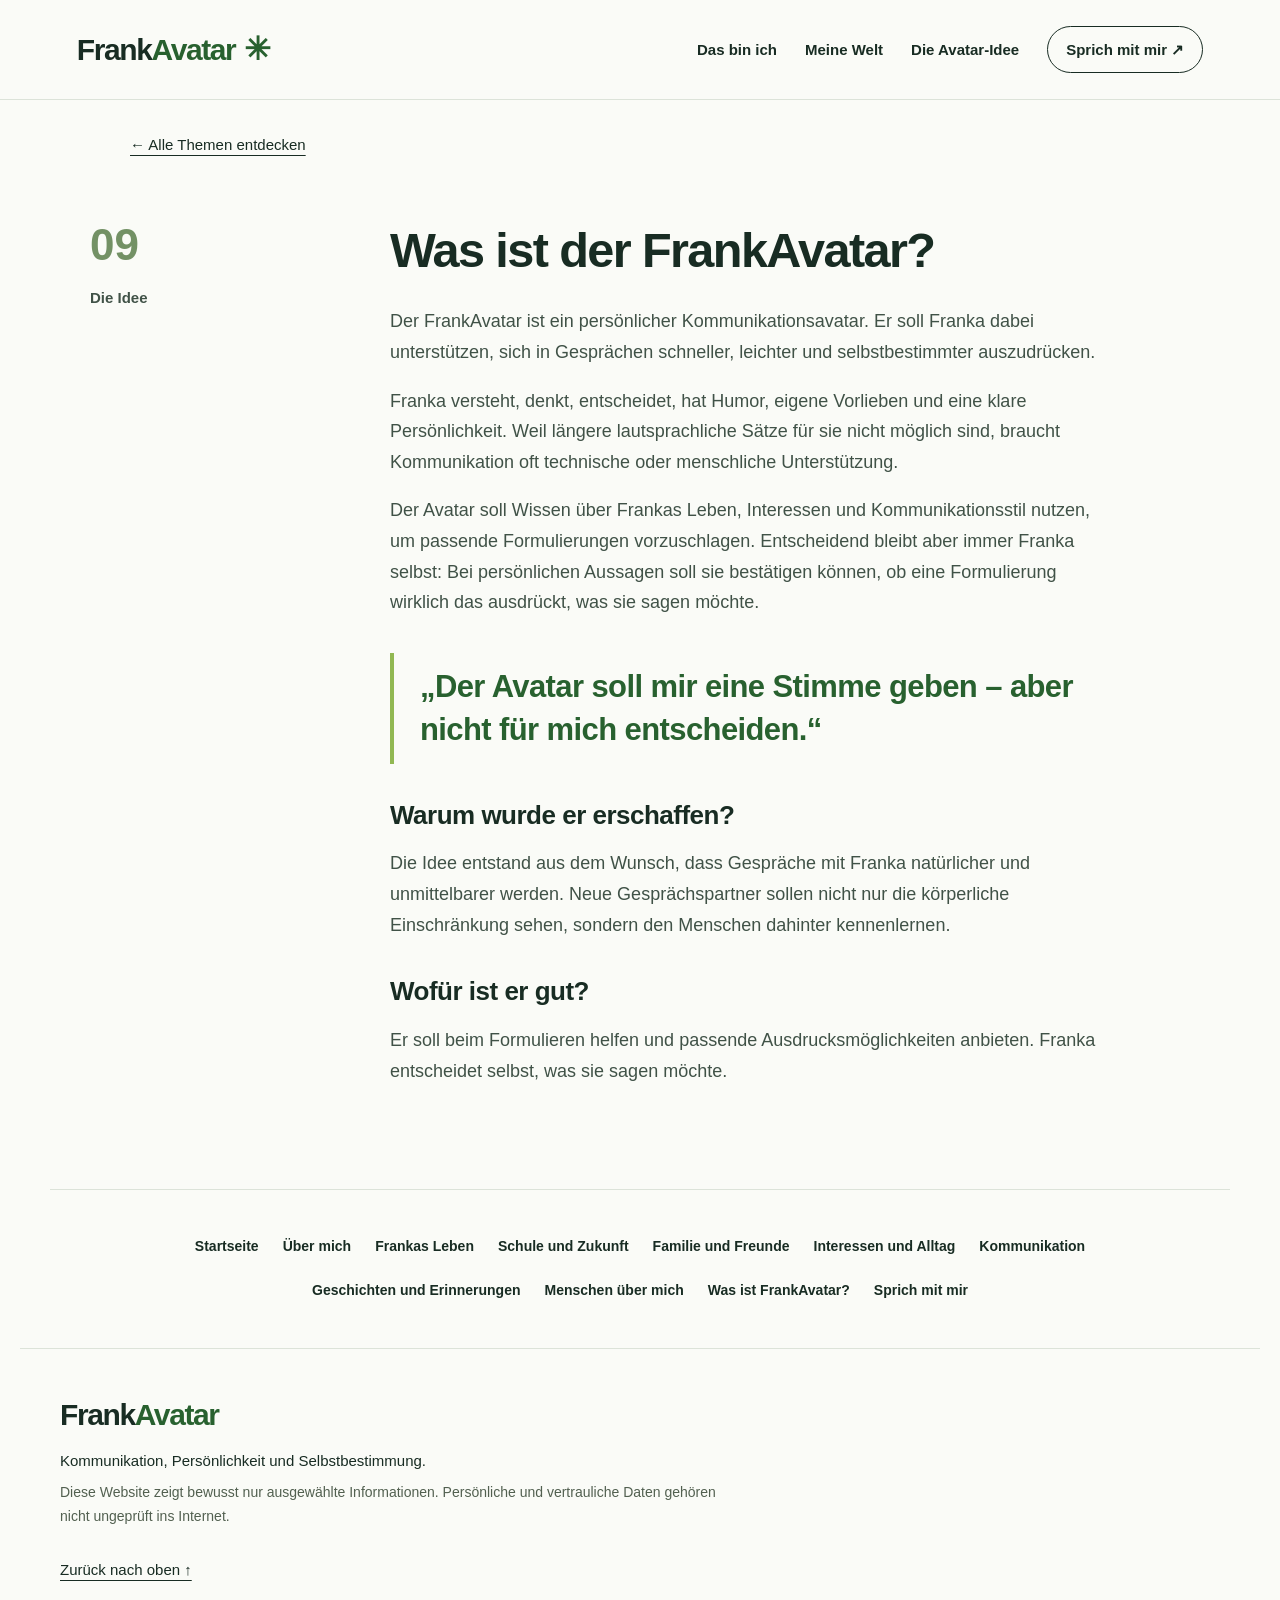
<file: was-ist.html>
<!doctype html>
<html lang="de"><head><meta charset="utf-8"><meta name="viewport" content="width=device-width,initial-scale=1"><title>Was ist FrankAvatar? – FrankAvatar</title><meta name="description" content="Lerne Franka kennen: ihre Persönlichkeit, ihr Leben, ihre Interessen und die Idee hinter ihrem persönlichen Kommunikationsavatar."><link rel="icon" href="data:image/svg+xml,%3Csvg xmlns='http://www.w3.org/2000/svg' viewBox='0 0 64 64'%3E%3Crect width='64' height='64' rx='18' fill='%232b602e'/%3E%3Ctext x='18' y='47' font-family='Arial' font-size='43' font-weight='bold' fill='white'%3EF%3C/text%3E%3C/svg%3E"><link rel="stylesheet" href="style.css"></head>
<body class="subpage"><a class="skip" href="#inhalt">Zum Inhalt springen</a><header><a class="brand" href="index.html" aria-label="FrankAvatar Startseite">Frank<span>Avatar</span><i aria-hidden="true">✳</i></a><button class="menu" aria-expanded="false" aria-controls="navigation">Menü <span aria-hidden="true">☰</span></button><nav id="navigation" aria-label="Hauptnavigation"><a href="ueber-mich.html">Das bin ich</a><a href="leben.html">Meine Welt</a><a href="was-ist.html">Die Avatar-Idee</a><a class="nav-cta" href="sprechen.html">Sprich mit mir ↗</a></nav></header>
<main id="inhalt"><a class="back" href="index.html#entdecken">← Alle Themen entdecken</a><section id="idee" class="story"><div class="section-label"><span>09</span><p>Die Idee</p></div><article><h1 class="page-title">Was ist der FrankAvatar?</h1><p>Der FrankAvatar ist ein persönlicher Kommunikationsavatar. Er soll Franka dabei unterstützen, sich in Gesprächen schneller, leichter und selbstbestimmter auszudrücken.</p><p>Franka versteht, denkt, entscheidet, hat Humor, eigene Vorlieben und eine klare Persönlichkeit. Weil längere lautsprachliche Sätze für sie nicht möglich sind, braucht Kommunikation oft technische oder menschliche Unterstützung.</p><p>Der Avatar soll Wissen über Frankas Leben, Interessen und Kommunikationsstil nutzen, um passende Formulierungen vorzuschlagen. Entscheidend bleibt aber immer Franka selbst: Bei persönlichen Aussagen soll sie bestätigen können, ob eine Formulierung wirklich das ausdrückt, was sie sagen möchte.</p><blockquote>„Der Avatar soll mir eine Stimme geben – aber nicht für mich entscheiden.“</blockquote><h3>Warum wurde er erschaffen?</h3><p>Die Idee entstand aus dem Wunsch, dass Gespräche mit Franka natürlicher und unmittelbarer werden. Neue Gesprächspartner sollen nicht nur die körperliche Einschränkung sehen, sondern den Menschen dahinter kennenlernen.</p><h3>Wofür ist er gut?</h3><p>Er soll beim Formulieren helfen und passende Ausdrucksmöglichkeiten anbieten. Franka entscheidet selbst, was sie sagen möchte.</p></article></section><nav class="page-links" aria-label="Alle Themen"><a href="index.html">Startseite</a><a href="ueber-mich.html">Über mich</a><a href="leben.html">Frankas Leben</a><a href="schule.html">Schule und Zukunft</a><a href="familie-freunde.html">Familie und Freunde</a><a href="interessen.html">Interessen und Alltag</a><a href="kommunikation.html">Kommunikation</a><a href="geschichten.html">Geschichten und Erinnerungen</a><a href="menschen-ueber-mich.html">Menschen über mich</a><a href="was-ist.html">Was ist FrankAvatar?</a><a href="sprechen.html">Sprich mit mir</a></nav></main><footer><a class="brand" href="index.html">Frank<span>Avatar</span></a><p>Kommunikation, Persönlichkeit und Selbstbestimmung.</p><p class="small">Diese Website zeigt bewusst nur ausgewählte Informationen. Persönliche und vertrauliche Daten gehören nicht ungeprüft ins Internet.</p><a href="index.html">Zurück nach oben ↑</a></footer><script src="script.js"></script></body></html>
</file>
<file: style.css>
:root{--ink:#182c23;--green:#28612f;--lime:#ddf391;--paper:#fafbf7;--line:#dce3d9}*{box-sizing:border-box}html{scroll-behavior:smooth;scroll-padding-top:105px}body{margin:0;background:var(--paper);color:var(--ink);font-family:Arial,Helvetica,sans-serif;font-size:18px;line-height:1.7}a{color:inherit;text-underline-offset:5px}button{font:inherit}a,button{-webkit-tap-highlight-color:transparent}a:focus-visible,button:focus-visible{outline:3px solid #7153ba;outline-offset:6px}.skip{position:absolute;left:20px;top:-100px;background:white;padding:12px;z-index:9}.skip:focus{top:10px}header{height:100px;max-width:1440px;margin:auto;padding:0 6%;display:flex;align-items:center;justify-content:space-between;border-bottom:1px solid var(--line);gap:30px}.brand{font-size:30px;font-weight:850;letter-spacing:-1.4px;text-decoration:none;white-space:nowrap}.brand span{color:var(--green)}.brand i{font-style:normal;color:var(--green);margin-left:9px;font-size:32px}nav{display:flex;align-items:center;gap:28px;font-size:15px;font-weight:600}nav a{text-decoration:none}nav a:hover{text-decoration:underline}.nav-cta{border:1px solid var(--ink);padding:10px 18px;border-radius:30px}.menu{display:none}.hero{max-width:1440px;margin:auto;padding:74px 6% 0;display:grid;grid-template-columns:1.1fr 1fr;gap:10px 40px}.eyebrow{font-size:13px;letter-spacing:1.8px;font-weight:750;color:var(--green);margin:0 0 28px}h1,h2,h3,p{margin-top:0}h1{font-size:clamp(60px,6.8vw,98px);line-height:1.02;letter-spacing:-5px;margin-bottom:30px}h1 em{font-style:normal;color:var(--green)}.intro{max-width:540px;font-size:19px;line-height:1.8;color:#48584e}.actions{display:flex;align-items:center;gap:24px;margin:34px 0 45px;flex-wrap:wrap}.button{display:inline-flex;align-items:center;justify-content:space-between;gap:24px;background:var(--green);color:white;padding:14px 23px;border-radius:30px;text-decoration:none;font-size:16px;font-weight:600}.button:hover{background:#173f20}.text-link{font-size:15px;font-weight:600}.hero-art{position:relative;background:#edf2e8;border-radius:150px 150px 32px 32px;align-self:center;padding:12px 10px 15px;isolation:isolate}.avatar-crop{position:relative;overflow:hidden;aspect-ratio:739/570;mix-blend-mode:multiply}.avatar-crop img{width:100%;max-width:none;position:absolute;top:-91.23%;left:0}.hello{position:absolute;right:-12px;top:22px;background:var(--lime);border:1px solid #c3d778;padding:18px 24px;border-radius:50%;transform:rotate(9deg);font-size:18px;font-weight:bold;line-height:1.35;text-align:center}.art-caption{text-align:center;font-size:12px;letter-spacing:2px;margin:8px 0 0;font-weight:700}.hero-bottom{grid-column:1/-1;display:flex;justify-content:space-between;border-top:1px solid var(--line);padding:24px 0;font-size:13px;color:#546155;margin-top:35px}.hero-bottom a{font-weight:600}.explore,.voices{padding:80px 6%;max-width:1440px;margin:auto}.explore{background:#eff3e9}.section-top h2,h2{font-size:clamp(32px,3.8vw,50px);line-height:1.15;letter-spacing:-1.6px;margin-bottom:28px}.section-top .eyebrow{margin-bottom:12px}.topics{display:grid;grid-template-columns:repeat(4,1fr);gap:26px}.topics a{border-top:1px solid #b8c7b5;padding:20px 0 8px;text-decoration:none}.topics a:hover h3{color:var(--green);text-decoration:underline}.topics span{font-size:12px;text-transform:uppercase;letter-spacing:1px;color:#51664f}.topics h3{font-size:20px;margin:12px 0 9px;line-height:1.35;letter-spacing:-.4px}.topics p{font-size:15px;line-height:1.65;margin:0;color:#526050}.story{max-width:1180px;padding:85px 40px;margin:0 auto;display:grid;grid-template-columns:240px 1fr;gap:60px;border-bottom:1px solid var(--line)}.section-label span{font-size:44px;color:#739165;font-weight:600;line-height:1}.section-label p{font-size:15px;font-weight:600;margin-top:16px}.story article{max-width:720px}.story h3{font-size:26px;line-height:1.3;margin:35px 0 16px;letter-spacing:-.5px}.story p{color:#405247}.story blockquote{font-size:31px;line-height:1.4;font-weight:600;color:var(--green);margin:35px 0;padding:12px 0 12px 26px;border-left:4px solid #91b852;letter-spacing:-.6px}aside{font-size:15px;padding:20px 24px;background:#eef2e8;border-radius:12px;color:#526050}.tags{display:flex;gap:8px;flex-wrap:wrap;margin-bottom:28px}.tags span{background:#e7efdc;border-radius:24px;padding:5px 16px;font-size:14px}.voices{background:#203e2d;color:white}.voices .eyebrow{color:var(--lime)}.voices-intro{max-width:730px;color:#d4e1d5}.voice-grid{display:grid;grid-template-columns:1fr 1fr;gap:10px 50px;margin-top:35px}.voice-grid article{padding:25px 0;border-top:1px solid #5b7462}.voice-grid h3{font-size:23px;margin-bottom:12px}.voice-grid p{font-size:17px;color:#e0e8e0}.speak{max-width:960px;margin:70px auto;text-align:center;padding:60px 50px;background:#e5efda;border-radius:28px}.speak h2{font-size:60px}.speak>p{max-width:650px;margin-left:auto;margin-right:auto}.speak .eyebrow{margin-bottom:16px}.status{display:inline-block;background:white;border:1px solid #b8cda9;border-radius:30px;padding:6px 18px;font-size:14px;margin:6px 0 18px}.small{font-size:14px;color:#526050}.speak .button{margin-top:14px}footer{max-width:1240px;padding:40px 40px 60px;margin:auto;border-top:1px solid var(--line);font-size:15px}footer .small{max-width:660px}footer p{margin:8px 0}footer>a:last-child{display:inline-block;margin-top:20px}.subpage .story{padding-top:65px}.back{display:block;max-width:1100px;margin:32px auto 0;padding:0 40px;font-size:15px}.subpage .voices,.subpage .speak{margin-top:35px}.subpage main{min-height:65vh}nav a[aria-current=page]{text-decoration:underline}
@media(min-width:1450px){.hero{padding-top:90px}}@media(max-width:1000px){header{padding:0 5%;gap:15px}nav{gap:17px;font-size:14px}.brand{font-size:26px}.hero{padding-top:50px;gap:25px}h1{letter-spacing:-3px}.hello{right:-5px;font-size:15px;padding:14px}.topics{grid-template-columns:repeat(2,1fr)}.story{grid-template-columns:150px 1fr;gap:35px;padding:65px 6%}.speak{margin:50px 5%}.intro{font-size:17px}}@media(max-width:720px){header{height:auto;min-height:82px;flex-wrap:wrap;padding:16px 6%;position:relative}.menu{display:flex;gap:10px;align-items:center;background:none;border:1px solid #c6d0c3;border-radius:24px;padding:8px 15px;font-size:15px}nav{display:none;width:100%;flex-direction:column;align-items:stretch;padding:12px 0;gap:4px}nav.open{display:flex}nav a{padding:10px}.hero{grid-template-columns:1fr;padding:40px 6% 0;gap:15px}.hero .eyebrow{font-size:11px;letter-spacing:1.2px;margin-bottom:22px}h1{font-size:67px;letter-spacing:-3px}.intro{font-size:18px}.actions{margin-bottom:12px}.hero-art{width:100%;max-width:430px;margin:18px auto 0}.hero-bottom{margin-top:15px;gap:14px;flex-direction:column}.explore,.voices{padding:45px 6%}.topics{gap:20px}.topics h3{font-size:18px}.topics p{font-size:14px}.story{display:block;padding:45px 6%}.section-label{display:flex;align-items:center;gap:14px;margin-bottom:26px}.section-label span{font-size:25px}.section-label p{margin:0}.story blockquote{font-size:27px}.voice-grid{grid-template-columns:1fr}.speak{padding:40px 22px}.speak h2{font-size:43px}footer{padding:30px 6%}.back{padding:0 6%}h2{letter-spacing:-1px}body{font-size:17px}}@media(prefers-reduced-motion:reduce){html{scroll-behavior:auto}}

.page-links{display:flex;flex-wrap:wrap;gap:10px 24px;max-width:1100px;margin:40px auto;padding:0 6%;font-size:14px;justify-content:center}.page-links a{padding:5px 0}
.page-title{font-size:clamp(32px,3.8vw,50px);line-height:1.15;letter-spacing:-1.6px;margin-bottom:28px}
</file>
